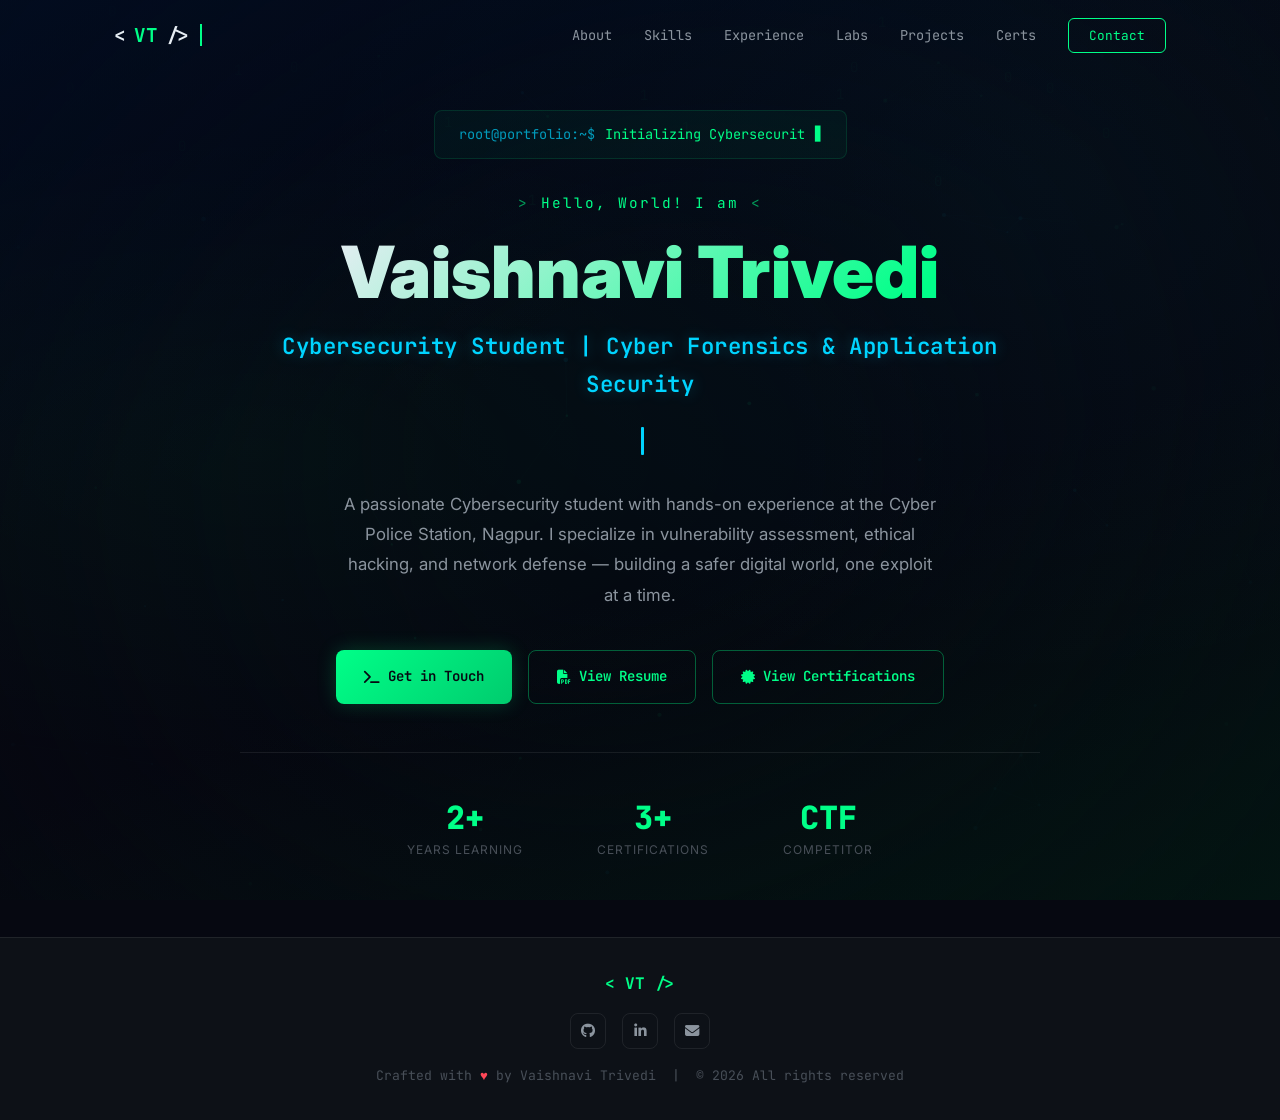
<file: index.html>
<!DOCTYPE html>
<html lang="en">

<head>
  <meta charset="UTF-8" />
  <meta name="viewport" content="width=device-width, initial-scale=1.0" />
  <meta name="description"
    content="Vaishnavi Trivedi, Cybersecurity student and cyber forensics intern: APK malware analysis, application security, UPI fraud detection." />
  <meta name="keywords"
    content="Vaishnavi Trivedi, Cybersecurity, Ethical Hacking, CEH, Cyber Forensics, Application Security, UPI Fraud Detection, APK Malware Analysis, Portfolio" />
  <meta name="author" content="Vaishnavi Trivedi" />
  <meta property="og:title" content="Vaishnavi Trivedi | Cybersecurity Student | Cyber Forensics & Application Security" />
  <meta property="og:description"
    content="Vaishnavi Trivedi, Cybersecurity student and cyber forensics intern: APK malware analysis, application security, UPI fraud detection." />
  <meta property="og:type" content="website" />
  <meta property="og:image" content="profile.png" />
  <title>Vaishnavi Trivedi | Cybersecurity Portfolio</title>
  <link rel="stylesheet" href="style.css" />
  <!-- Font Awesome for icons -->
  <link rel="stylesheet" href="https://cdnjs.cloudflare.com/ajax/libs/font-awesome/6.5.0/css/all.min.css" />
</head>

<body>
  <div id="page-transition"></div>

  <!-- Custom Cursor -->
  <div class="custom-cursor" id="custom-cursor"></div>
  <div class="custom-cursor-trail" id="custom-cursor-trail"></div>

  <!-- Animated Cyber Background -->
  <div class="bg-vignette"></div>
  <canvas id="cyber-matrix"></canvas>

  <!-- ===== NAVBAR ===== -->
  <nav id="navbar">
    <div class="nav-container">
      <a href="index.html" class="nav-logo">
        <span>&lt;</span>VT<span>/&gt;</span>
        <span class="cursor-blink"></span>
      </a>
      <button class="hamburger" id="hamburger" aria-label="Toggle menu">
        <span></span><span></span><span></span>
      </button>
      <ul class="nav-links" id="nav-links">
        <li><a href="about.html">About</a></li>
        <li><a href="skills.html">Skills</a></li>
        <li><a href="experience.html">Experience</a></li>
        <li><a href="labs.html">Labs</a></li>
        <li><a href="projects.html">Projects</a></li>
        <li><a href="certifications.html">Certs</a></li>
        <li><a href="contact.html" class="nav-cta">Contact</a></li>
      </ul>
    </div>
  </nav>

  <!-- ===== HERO ===== -->
  <section id="hero" class="hero-centered">
    <div class="container">
      <div class="hero-content-centered">
        <div class="hero-text-centered">

          <!-- Terminal Init Line -->
          <div class="hero-init-line" id="hero-init">
            <span class="init-prompt">root@portfolio:~$</span>
            <span class="init-text" id="init-text"></span>
            <span class="init-cursor">▊</span>
          </div>

          <!-- Eyebrow -->
          <div class="hero-eyebrow hero-reveal" style="--delay: 0.3s">Hello, World! I am</div>

          <!-- Name -->
          <h1 class="hero-name hero-reveal" style="--delay: 0.5s">Vaishnavi Trivedi</h1>

          <!-- Headline -->
          <div class="hero-headline hero-reveal" style="--delay: 0.6s">Cybersecurity Student | Cyber Forensics &amp; Application Security</div>

          <!-- Typing Animation -->
          <div class="hero-typing-container hero-reveal" style="--delay: 0.7s">
            <span id="typing-text"></span><span class="cursor"></span>
          </div>

          <!-- Description -->
          <p class="hero-desc-centered hero-reveal" style="--delay: 0.9s">
            A passionate Cybersecurity student with hands-on experience at the Cyber Police Station, Nagpur.
            I specialize in vulnerability assessment, ethical hacking, and network defense — building a safer digital
            world, one exploit at a time.
          </p>

          <!-- Buttons -->
          <div class="hero-btns-centered hero-reveal" style="--delay: 1.1s">
            <a href="contact.html" class="btn btn-primary" id="hero-contact-btn">
              <i class="fas fa-terminal"></i> Get in Touch
            </a>
            <a href="VAISHNAVI_TRIVEDI_RESUME-1.pdf" class="btn btn-outline" target="_blank" title="View Resume">
              <i class="fas fa-file-pdf"></i> View Resume
            </a>
            <a href="certifications.html" class="btn btn-outline" id="hero-cert-btn" title="View Certifications">
              <i class="fas fa-certificate"></i> View Certifications
            </a>
          </div>

          <!-- Stats -->
          <div class="hero-stats-centered hero-reveal" style="--delay: 1.3s">
            <div class="stat-item">
              <div class="stat-number" data-target="2" data-suffix="+">2+</div>
              <div class="stat-label">Years Learning</div>
            </div>
            <div class="stat-item">
              <div class="stat-number" data-target="3" data-suffix="+">3+</div>
              <div class="stat-label">Certifications</div>
            </div>
            <div class="stat-item">
              <div class="stat-number">CTF</div>
              <div class="stat-label">Competitor</div>
            </div>
          </div>

        </div>
      </div>
    </div>
  </section>

  <!-- ===== FOOTER ===== -->
  <footer>
    <div class="container">
      <div class="footer-content">
        <div class="footer-logo">&lt; VT /&gt;</div>
        <div class="footer-social">
          <a href="https://github.com/Vaishnavi-07823" target="_blank" rel="noopener" title="GitHub"
            id="footer-github"><i class="fab fa-github"></i></a>
          <a href="https://linkedin.com/in/vaishnavi-trivedi-cyber" target="_blank" rel="noopener" title="LinkedIn"
            id="footer-linkedin"><i class="fab fa-linkedin-in"></i></a>
          <a href="mailto:vaishnavitrivedi240@gmail.com" title="Email" id="footer-email"><i
              class="fas fa-envelope"></i></a>
        </div>
        <div class="footer-text">
          Crafted with <span class="heart">♥</span> by Vaishnavi Trivedi &nbsp;|&nbsp; © 2026 All rights reserved
        </div>
      </div>
    </div>
  </footer>

  <!-- Scroll To Top -->
  <button id="scroll-top" aria-label="Scroll to top" title="Back to top">
    <i class="fas fa-chevron-up"></i>
  </button>

  <script src="script.js"></script>
</body>

</html>
</file>
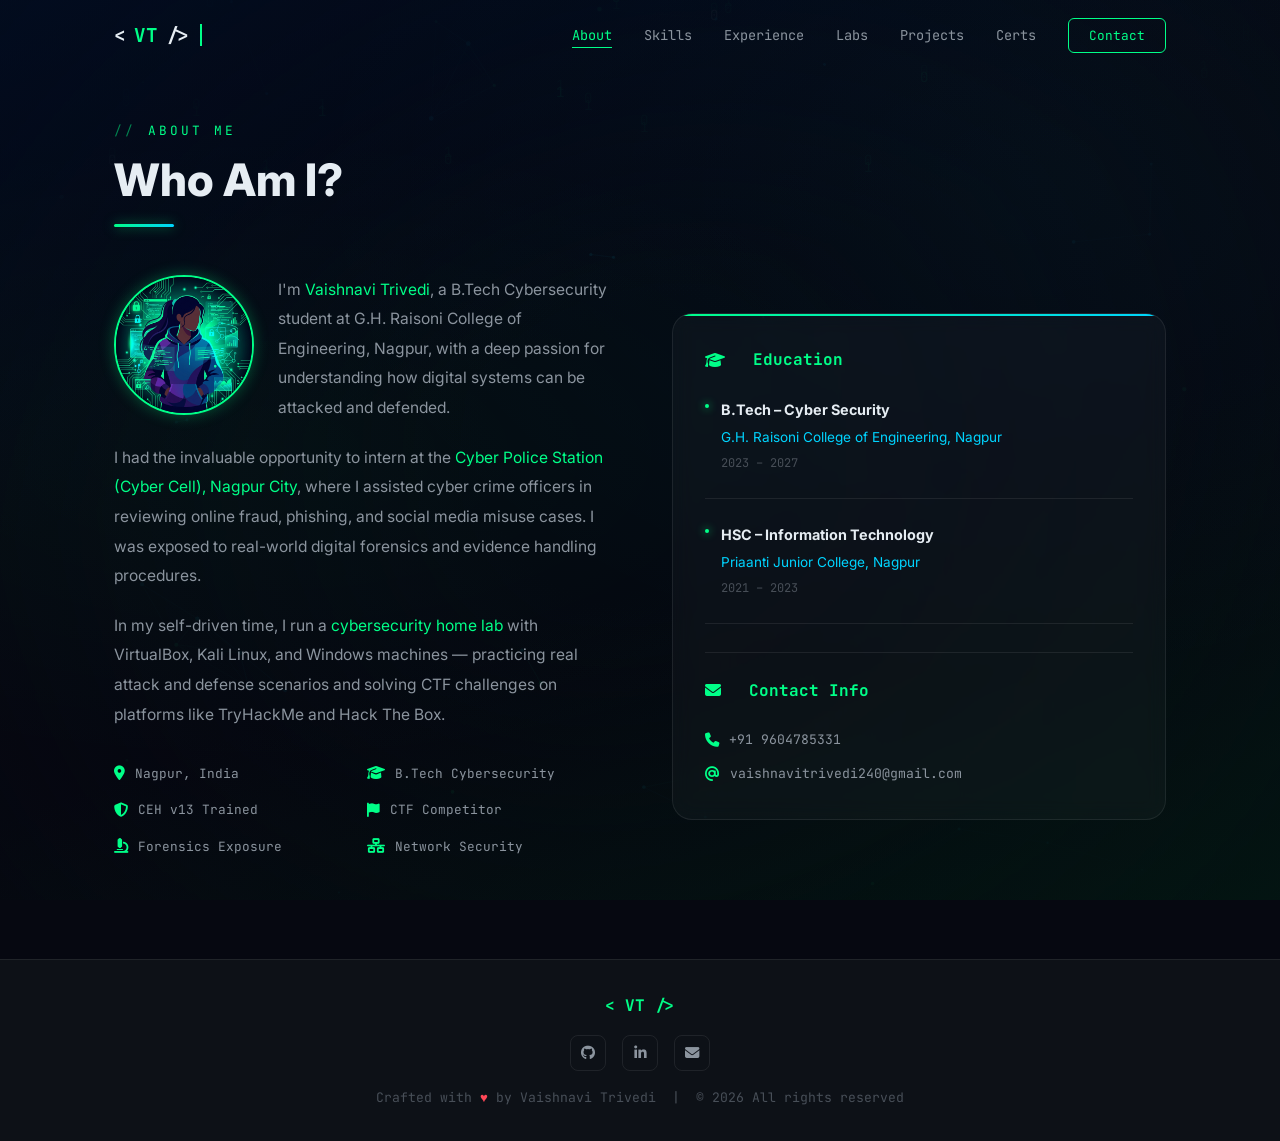
<file: about.html>
<!DOCTYPE html>
<html lang="en">

<head>
  <meta charset="UTF-8" />
  <meta name="viewport" content="width=device-width, initial-scale=1.0" />
  <meta name="description"
    content="Vaishnavi Trivedi, Cybersecurity student and cyber forensics intern: APK malware analysis, application security, UPI fraud detection." />
  <meta name="keywords"
    content="Vaishnavi Trivedi, Cybersecurity, Ethical Hacking, CEH, Cyber Forensics, Application Security, UPI Fraud Detection, APK Malware Analysis, Portfolio" />
  <meta name="author" content="Vaishnavi Trivedi" />
  <meta property="og:title" content="Vaishnavi Trivedi | About Me" />
  <meta property="og:description"
    content="Vaishnavi Trivedi, Cybersecurity student and cyber forensics intern: APK malware analysis, application security, UPI fraud detection." />
  <meta property="og:type" content="website" />
  <meta property="og:image" content="profile.png" />
  <title>Vaishnavi Trivedi | About Me</title>
  <link rel="stylesheet" href="style.css" />
  <!-- Font Awesome for icons -->
  <link rel="stylesheet" href="https://cdnjs.cloudflare.com/ajax/libs/font-awesome/6.5.0/css/all.min.css" />
</head>

<body>
  <div id="page-transition"></div>

  <!-- Animated Cyber Background -->
  <div class="bg-vignette"></div>
  <canvas id="cyber-matrix"></canvas>

  
<!-- ===== NAVBAR ===== -->
  <nav id="navbar">
    <div class="nav-container">
      <a href="index.html" class="nav-logo">
        <span>&lt;</span>VT<span>/&gt;</span>
        <span class="cursor-blink"></span>
      </a>
      <button class="hamburger" id="hamburger" aria-label="Toggle menu">
        <span></span><span></span><span></span>
      </button>
      <ul class="nav-links" id="nav-links">
        <li><a href="about.html">About</a></li>
        <li><a href="skills.html">Skills</a></li>
        <li><a href="experience.html">Experience</a></li>
        <li><a href="labs.html">Labs</a></li>
        <li><a href="projects.html">Projects</a></li>
        <li><a href="certifications.html">Certs</a></li>
        <li><a href="contact.html" class="nav-cta">Contact</a></li>
      </ul>
    </div>
  </nav>

  <!-- ===== HERO ===== -->
<section id="about" class="section">

    <div class="container">
      <div class="reveal">
        <div class="section-label">About Me</div>
        <h2 class="section-title">Who Am I?</h2>
        <div class="line-accent"></div>
      </div>
      <div class="about-grid">
        <div class="about-text reveal">
          <div style="float: left; margin-right: 24px; margin-bottom: 8px;">
            <img src="profile.png" alt="Vaishnavi Trivedi" style="width: 140px; border-radius: 50%; border: 2px solid var(--neon-green); box-shadow: 0 0 15px rgba(0,255,136,0.3);" />
          </div>
          <p>
            I'm <span class="highlight">Vaishnavi Trivedi</span>, a B.Tech Cybersecurity student at
            G.H. Raisoni College of Engineering, Nagpur, with a deep passion for understanding how digital systems
            can be attacked and defended.
          </p>
          <p>
            I had the invaluable opportunity to intern at the <span class="highlight">Cyber Police Station (Cyber Cell),
              Nagpur City</span>,
            where I assisted cyber crime officers in reviewing online fraud, phishing, and social media misuse cases.
            I was exposed to real-world digital forensics and evidence handling procedures.
          </p>
          <p>
            In my self-driven time, I run a <span class="highlight">cybersecurity home lab</span> with VirtualBox, Kali
            Linux, and
            Windows machines — practicing real attack and defense scenarios and solving CTF challenges on platforms like
            TryHackMe and Hack The Box.
          </p>
          <div class="about-highlights">
            <div class="highlight-item"><span class="icon"><i class="fas fa-map-marker-alt"></i></span> Nagpur, India
            </div>
            <div class="highlight-item"><span class="icon"><i class="fas fa-graduation-cap"></i></span> B.Tech
              Cybersecurity</div>
            <div class="highlight-item"><span class="icon"><i class="fas fa-shield-alt"></i></span> CEH v13 Trained
            </div>
            <div class="highlight-item"><span class="icon"><i class="fas fa-flag"></i></span> CTF Competitor</div>
            <div class="highlight-item"><span class="icon"><i class="fas fa-microscope"></i></span> Forensics Exposure
            </div>
            <div class="highlight-item"><span class="icon"><i class="fas fa-network-wired"></i></span> Network Security
            </div>
          </div>
        </div>
        <div class="about-card reveal">
          <h3><i class="fas fa-graduation-cap"></i> &nbsp; Education</h3>
          <div class="edu-item">
            <div class="edu-degree">B.Tech – Cyber Security</div>
            <div class="edu-school">G.H. Raisoni College of Engineering, Nagpur</div>
            <div class="edu-year">2023 – 2027</div>
          </div>
          <div class="edu-item">
            <div class="edu-degree">HSC – Information Technology</div>
            <div class="edu-school">Priaanti Junior College, Nagpur</div>
            <div class="edu-year">2021 – 2023</div>
          </div>
          <div style="margin-top: 28px; padding-top: 24px; border-top: 1px solid var(--border);">
            <h3><i class="fas fa-envelope"></i> &nbsp; Contact Info</h3>
            <div style="display: flex; flex-direction: column; gap: 10px; margin-top: 12px;">
              <div class="highlight-item" style="font-size: 0.82rem;">
                <span class="icon"><i class="fas fa-phone"></i></span>
                <a href="tel:9604785331" style="color: var(--text-secondary); text-decoration: none;">+91 9604785331</a>
              </div>
              <div class="highlight-item" style="font-size: 0.82rem;">
                <span class="icon"><i class="fas fa-at"></i></span>
                <a href="mailto:vaishnavitrivedi240@gmail.com"
                  style="color: var(--text-secondary); text-decoration: none;">vaishnavitrivedi240@gmail.com</a>
              </div>
            </div>
          </div>
        </div>
      </div>
    </div>
  
</section>
<!-- ===== FOOTER ===== -->
  <footer>
    <div class="container">
      <div class="footer-content">
        <div class="footer-logo">&lt; VT /&gt;</div>
        <div class="footer-social">
          <a href="https://github.com/Vaishnavi-07823" target="_blank" rel="noopener" title="GitHub"
            id="footer-github"><i class="fab fa-github"></i></a>
          <a href="https://linkedin.com/in/vaishnavi-trivedi-cyber" target="_blank" rel="noopener" title="LinkedIn"
            id="footer-linkedin"><i class="fab fa-linkedin-in"></i></a>
          <a href="mailto:vaishnavitrivedi240@gmail.com" title="Email" id="footer-email"><i
              class="fas fa-envelope"></i></a>
        </div>
        <div class="footer-text">
          Crafted with <span class="heart">♥</span> by Vaishnavi Trivedi &nbsp;|&nbsp; © 2026 All rights reserved
        </div>
      </div>
    </div>
  </footer>

  <!-- Scroll To Top -->
  <button id="scroll-top" aria-label="Scroll to top" title="Back to top">
    <i class="fas fa-chevron-up"></i>
  </button>

  <script src="script.js"></script>
</body>

</html>
</file>
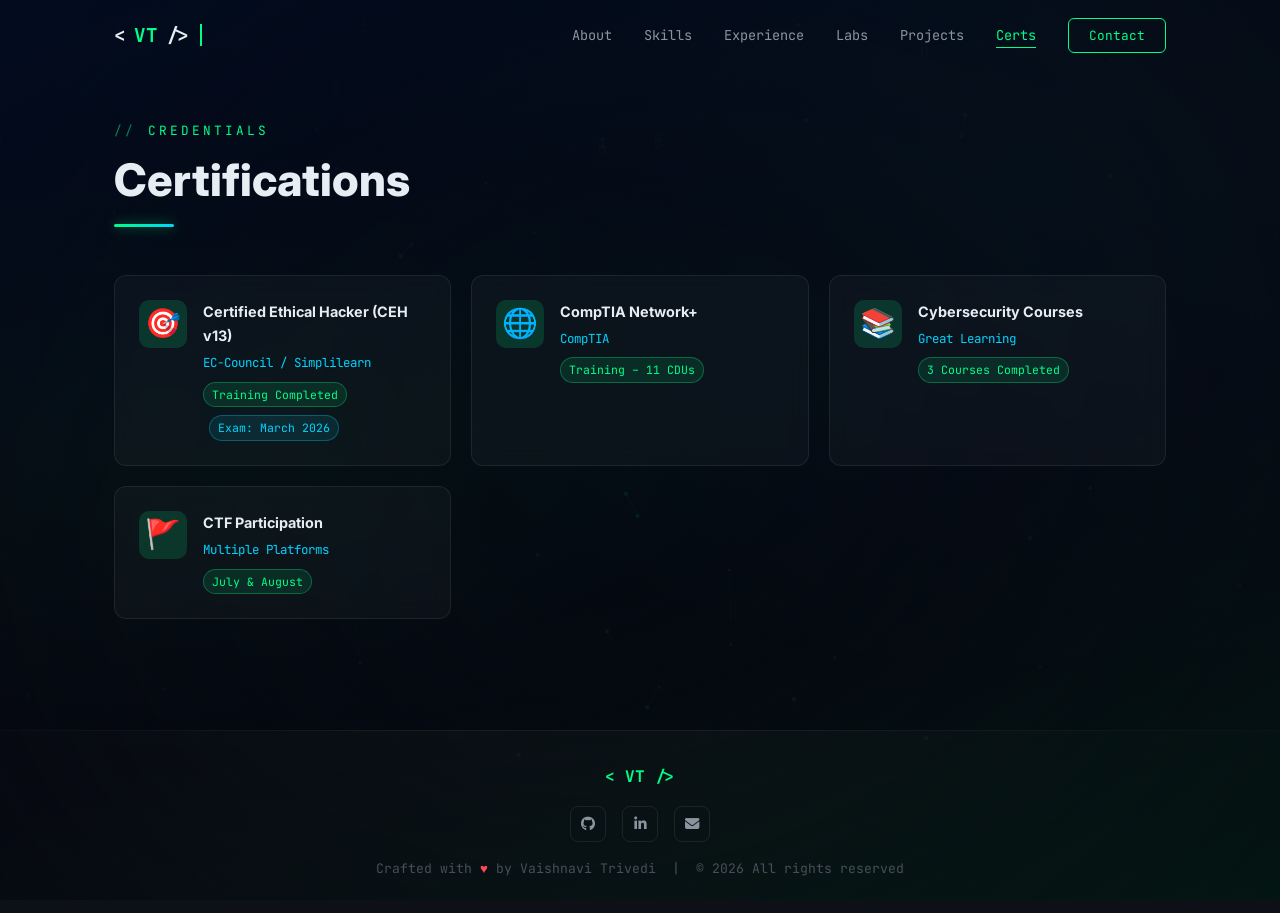
<file: certifications.html>
<!DOCTYPE html>
<html lang="en">

<head>
  <meta charset="UTF-8" />
  <meta name="viewport" content="width=device-width, initial-scale=1.0" />
  <meta name="description"
    content="Vaishnavi Trivedi, Cybersecurity student and cyber forensics intern: APK malware analysis, application security, UPI fraud detection." />
  <meta name="keywords"
    content="Vaishnavi Trivedi, Cybersecurity, Ethical Hacking, CEH, Cyber Forensics, Application Security, UPI Fraud Detection, APK Malware Analysis, Portfolio, Certifications" />
  <meta name="author" content="Vaishnavi Trivedi" />
  <meta property="og:title" content="Vaishnavi Trivedi | Certifications" />
  <meta property="og:description"
    content="Vaishnavi Trivedi, Cybersecurity student and cyber forensics intern: APK malware analysis, application security, UPI fraud detection." />
  <meta property="og:type" content="website" />
  <meta property="og:image" content="profile.png" />
  <title>Vaishnavi Trivedi | Certifications</title>
  <link rel="stylesheet" href="style.css" />
  <!-- Font Awesome for icons -->
  <link rel="stylesheet" href="https://cdnjs.cloudflare.com/ajax/libs/font-awesome/6.5.0/css/all.min.css" />
</head>

<body>
  <div id="page-transition"></div>

  <!-- Animated Cyber Background -->
  <div class="bg-vignette"></div>
  <canvas id="cyber-matrix"></canvas>

  
<!-- ===== NAVBAR ===== -->
  <nav id="navbar">
    <div class="nav-container">
      <a href="index.html" class="nav-logo">
        <span>&lt;</span>VT<span>/&gt;</span>
        <span class="cursor-blink"></span>
      </a>
      <button class="hamburger" id="hamburger" aria-label="Toggle menu">
        <span></span><span></span><span></span>
      </button>
      <ul class="nav-links" id="nav-links">
        <li><a href="about.html">About</a></li>
        <li><a href="skills.html">Skills</a></li>
        <li><a href="experience.html">Experience</a></li>
        <li><a href="labs.html">Labs</a></li>
        <li><a href="projects.html">Projects</a></li>
        <li><a href="certifications.html">Certs</a></li>
        <li><a href="contact.html" class="nav-cta">Contact</a></li>
      </ul>
    </div>
  </nav>

  <!-- ===== HERO ===== -->
<section id="certifications" class="section">

    <div class="container">
      <div class="reveal">
        <div class="section-label">Credentials</div>
        <h2 class="section-title">Certifications</h2>
        <div class="line-accent"></div>
      </div>
      <div class="certs-grid">
        <div class="cert-card reveal">
          <div class="cert-icon">🎯</div>
          <div class="cert-info">
            <div class="cert-name">Certified Ethical Hacker (CEH v13)</div>
            <div class="cert-issuer">EC-Council / Simplilearn</div>
            <span class="cert-status completed">Training Completed</span>
            <span class="cert-status scheduled" style="margin-left: 6px;">Exam: March 2026</span>
          </div>
        </div>
        <div class="cert-card reveal">
          <div class="cert-icon">🌐</div>
          <div class="cert-info">
            <div class="cert-name">CompTIA Network+</div>
            <div class="cert-issuer">CompTIA</div>
            <span class="cert-status completed">Training – 11 CDUs</span>
          </div>
        </div>
        <div class="cert-card reveal">
          <div class="cert-icon">📚</div>
          <div class="cert-info">
            <div class="cert-name">Cybersecurity Courses</div>
            <div class="cert-issuer">Great Learning</div>
            <span class="cert-status completed">3 Courses Completed</span>
          </div>
        </div>
        <div class="cert-card reveal">
          <div class="cert-icon">🚩</div>
          <div class="cert-info">
            <div class="cert-name">CTF Participation</div>
            <div class="cert-issuer">Multiple Platforms</div>
            <span class="cert-status completed">July & August</span>
          </div>
        </div>
      </div>
    </div>
  
</section>
<!-- ===== FOOTER ===== -->
  <footer>
    <div class="container">
      <div class="footer-content">
        <div class="footer-logo">&lt; VT /&gt;</div>
        <div class="footer-social">
          <a href="https://github.com/Vaishnavi-07823" target="_blank" rel="noopener" title="GitHub"
            id="footer-github"><i class="fab fa-github"></i></a>
          <a href="https://linkedin.com/in/vaishnavi-trivedi-cyber" target="_blank" rel="noopener" title="LinkedIn"
            id="footer-linkedin"><i class="fab fa-linkedin-in"></i></a>
          <a href="mailto:vaishnavitrivedi240@gmail.com" title="Email" id="footer-email"><i
              class="fas fa-envelope"></i></a>
        </div>
        <div class="footer-text">
          Crafted with <span class="heart">♥</span> by Vaishnavi Trivedi &nbsp;|&nbsp; © 2026 All rights reserved
        </div>
      </div>
    </div>
  </footer>

  <!-- Scroll To Top -->
  <button id="scroll-top" aria-label="Scroll to top" title="Back to top">
    <i class="fas fa-chevron-up"></i>
  </button>

  <script src="script.js"></script>
</body>

</html>
</file>
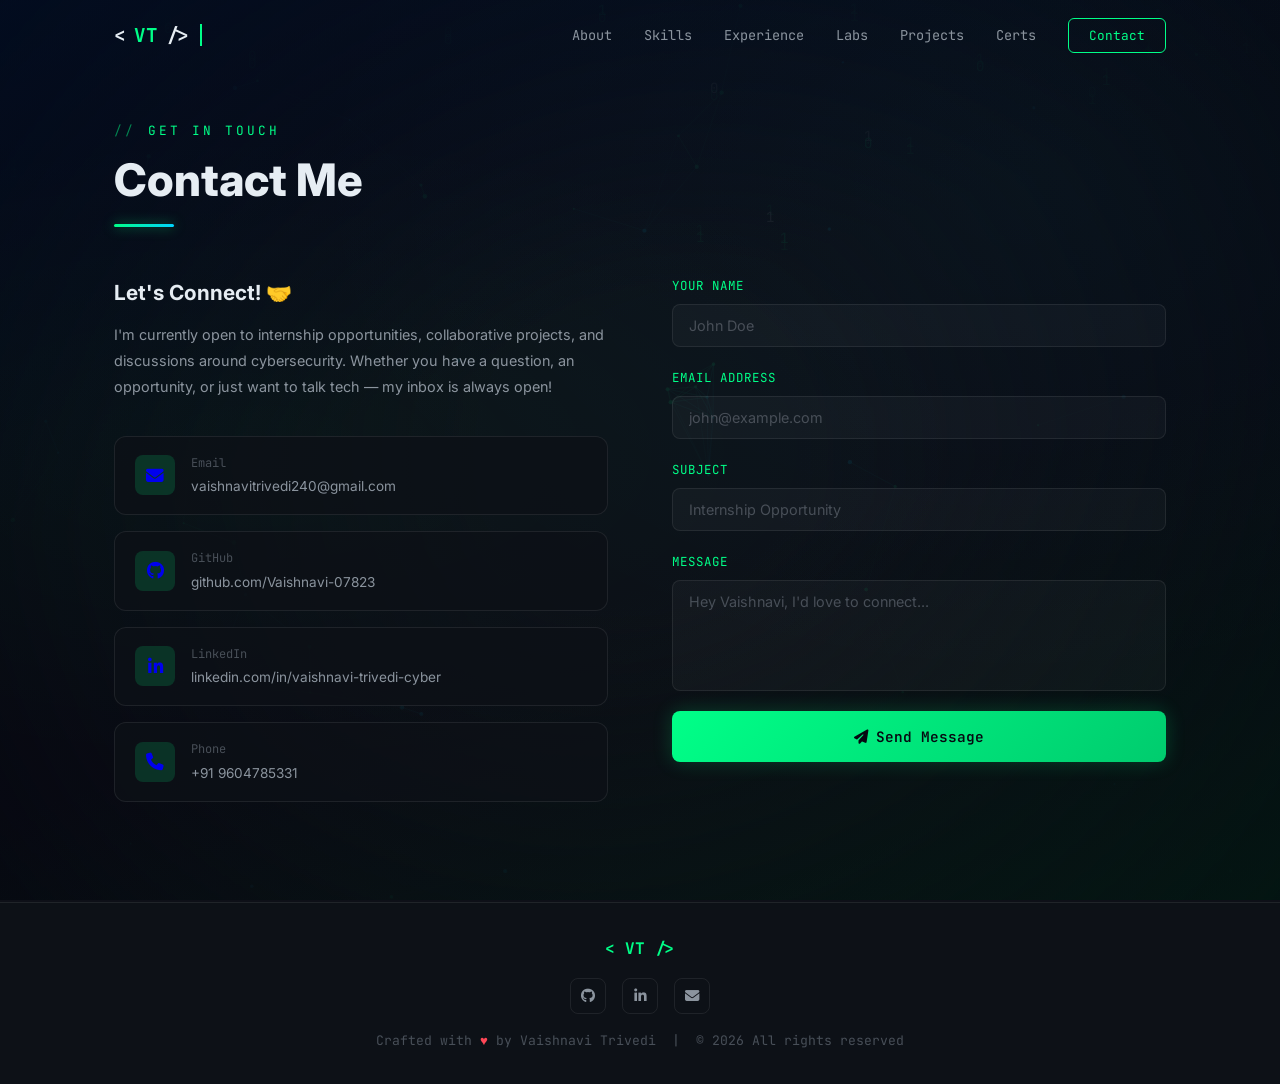
<file: contact.html>
<!DOCTYPE html>
<html lang="en">

<head>
  <meta charset="UTF-8" />
  <meta name="viewport" content="width=device-width, initial-scale=1.0" />
  <meta name="description"
    content="Vaishnavi Trivedi, Cybersecurity student and cyber forensics intern: APK malware analysis, application security, UPI fraud detection." />
  <meta name="keywords"
    content="Vaishnavi Trivedi, Cybersecurity, Ethical Hacking, CEH, Cyber Forensics, Application Security, UPI Fraud Detection, APK Malware Analysis, Portfolio" />
  <meta name="author" content="Vaishnavi Trivedi" />
  <meta property="og:title" content="Vaishnavi Trivedi | Contact" />
  <meta property="og:description"
    content="Vaishnavi Trivedi, Cybersecurity student and cyber forensics intern: APK malware analysis, application security, UPI fraud detection." />
  <meta property="og:type" content="website" />
  <meta property="og:image" content="profile.png" />
  <title>Vaishnavi Trivedi | Contact</title>
  <link rel="stylesheet" href="style.css" />
  <!-- Font Awesome for icons -->
  <link rel="stylesheet" href="https://cdnjs.cloudflare.com/ajax/libs/font-awesome/6.5.0/css/all.min.css" />
</head>

<body>
  <div id="page-transition"></div>

  <!-- Animated Cyber Background -->
  <div class="bg-vignette"></div>
  <canvas id="cyber-matrix"></canvas>

  
<!-- ===== NAVBAR ===== -->
  <nav id="navbar">
    <div class="nav-container">
      <a href="index.html" class="nav-logo">
        <span>&lt;</span>VT<span>/&gt;</span>
        <span class="cursor-blink"></span>
      </a>
      <button class="hamburger" id="hamburger" aria-label="Toggle menu">
        <span></span><span></span><span></span>
      </button>
      <ul class="nav-links" id="nav-links">
        <li><a href="about.html">About</a></li>
        <li><a href="skills.html">Skills</a></li>
        <li><a href="experience.html">Experience</a></li>
        <li><a href="labs.html">Labs</a></li>
        <li><a href="projects.html">Projects</a></li>
        <li><a href="certifications.html">Certs</a></li>
        <li><a href="contact.html" class="nav-cta">Contact</a></li>
      </ul>
    </div>
  </nav>

  <!-- ===== HERO ===== -->
<section id="contact" class="section">

    <div class="container">
      <div class="reveal">
        <div class="section-label">Get In Touch</div>
        <h2 class="section-title">Contact Me</h2>
        <div class="line-accent"></div>
      </div>
      <div class="contact-grid">
        <div class="reveal">
          <div class="contact-info-title">Let's Connect! 🤝</div>
          <div class="contact-info-desc">
            I'm currently open to internship opportunities, collaborative projects, and discussions around
            cybersecurity.
            Whether you have a question, an opportunity, or just want to talk tech — my inbox is always open!
          </div>
          <div class="contact-links">
            <a href="mailto:vaishnavitrivedi240@gmail.com" class="contact-link" id="email-link">
              <div class="contact-link-icon"><i class="fas fa-envelope"></i></div>
              <div class="contact-link-text">
                <span class="contact-link-label">Email</span>
                vaishnavitrivedi240@gmail.com
              </div>
            </a>
            <a href="https://github.com/Vaishnavi-07823" target="_blank" rel="noopener" class="contact-link"
              id="github-link">
              <div class="contact-link-icon"><i class="fab fa-github"></i></div>
              <div class="contact-link-text">
                <span class="contact-link-label">GitHub</span>
                github.com/Vaishnavi-07823
              </div>
            </a>
            <a href="https://linkedin.com/in/vaishnavi-trivedi-cyber" target="_blank" rel="noopener"
              class="contact-link" id="linkedin-link">
              <div class="contact-link-icon"><i class="fab fa-linkedin-in"></i></div>
              <div class="contact-link-text">
                <span class="contact-link-label">LinkedIn</span>
                linkedin.com/in/vaishnavi-trivedi-cyber
              </div>
            </a>
            <a href="tel:9604785331" class="contact-link" id="phone-link">
              <div class="contact-link-icon"><i class="fas fa-phone"></i></div>
              <div class="contact-link-text">
                <span class="contact-link-label">Phone</span>
                +91 9604785331
              </div>
            </a>
          </div>
        </div>
        <div class="reveal">
          <form class="contact-form" id="contact-form">
            <div class="form-group">
              <label for="name">YOUR NAME</label>
              <input type="text" id="name" name="name" placeholder="John Doe" required />
            </div>
            <div class="form-group">
              <label for="email">EMAIL ADDRESS</label>
              <input type="email" id="email" name="email" placeholder="john@example.com" required />
            </div>
            <div class="form-group">
              <label for="subject">SUBJECT</label>
              <input type="text" id="subject" name="subject" placeholder="Internship Opportunity" required />
            </div>
            <div class="form-group">
              <label for="message">MESSAGE</label>
              <textarea id="message" name="message" rows="5" placeholder="Hey Vaishnavi, I'd love to connect..."
                required></textarea>
            </div>
            <button type="submit" class="btn btn-primary btn-submit" id="submit-btn">
              <i class="fas fa-paper-plane"></i> Send Message
            </button>
          </form>
        </div>
      </div>
    </div>
  
</section>
<!-- ===== FOOTER ===== -->
  <footer>
    <div class="container">
      <div class="footer-content">
        <div class="footer-logo">&lt; VT /&gt;</div>
        <div class="footer-social">
          <a href="https://github.com/Vaishnavi-07823" target="_blank" rel="noopener" title="GitHub"
            id="footer-github"><i class="fab fa-github"></i></a>
          <a href="https://linkedin.com/in/vaishnavi-trivedi-cyber" target="_blank" rel="noopener" title="LinkedIn"
            id="footer-linkedin"><i class="fab fa-linkedin-in"></i></a>
          <a href="mailto:vaishnavitrivedi240@gmail.com" title="Email" id="footer-email"><i
              class="fas fa-envelope"></i></a>
        </div>
        <div class="footer-text">
          Crafted with <span class="heart">♥</span> by Vaishnavi Trivedi &nbsp;|&nbsp; © 2026 All rights reserved
        </div>
      </div>
    </div>
  </footer>

  <!-- Scroll To Top -->
  <button id="scroll-top" aria-label="Scroll to top" title="Back to top">
    <i class="fas fa-chevron-up"></i>
  </button>

  <script src="script.js"></script>
</body>

</html>
</file>
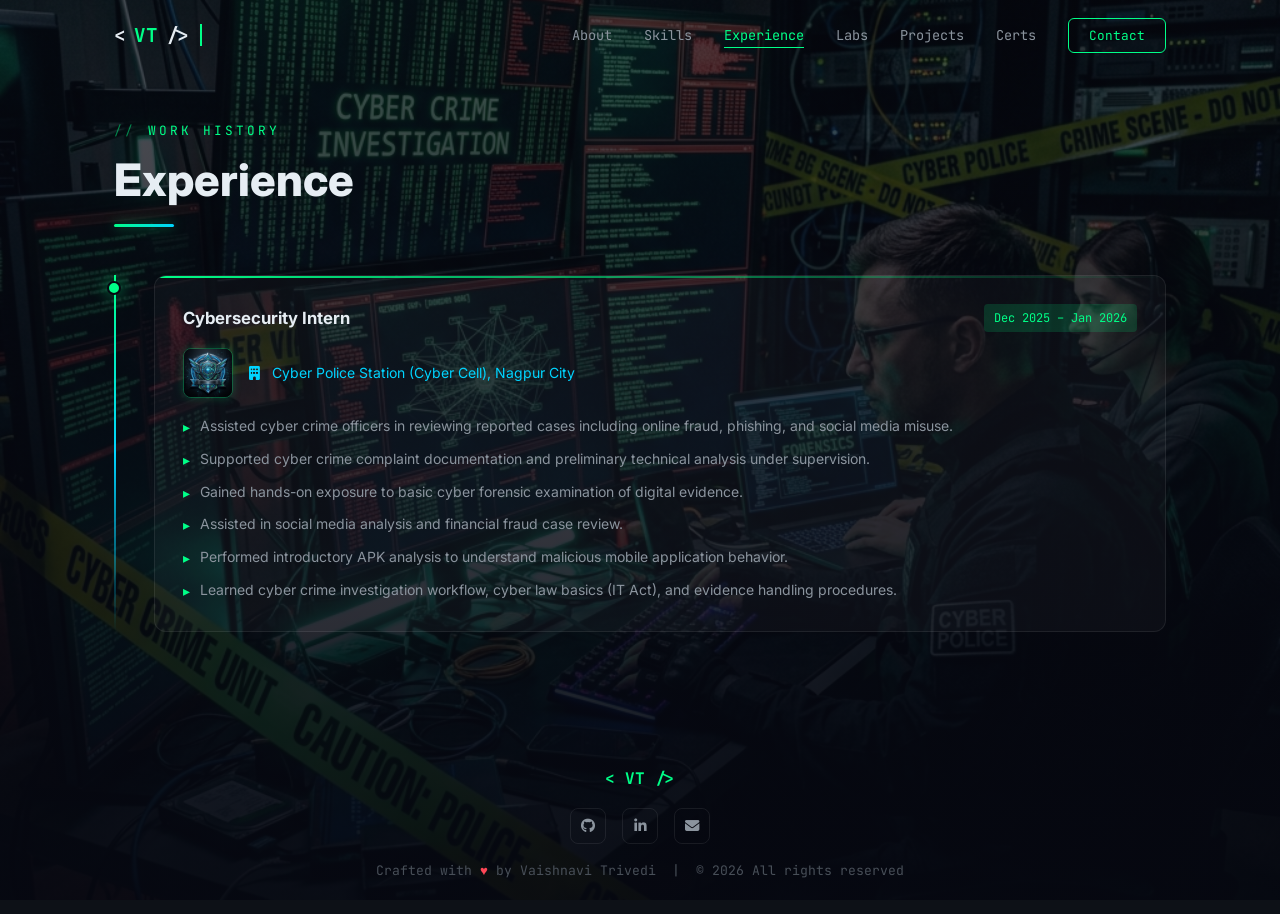
<file: experience.html>
<!DOCTYPE html>
<html lang="en">
<head>
  <meta charset="UTF-8" />
  <meta name="viewport" content="width=device-width, initial-scale=1.0" />
  <meta name="description"
    content="Vaishnavi Trivedi, Cybersecurity student and cyber forensics intern: APK malware analysis, application security, UPI fraud detection." />
  <meta name="keywords"
    content="Vaishnavi Trivedi, Cybersecurity, Ethical Hacking, CEH, Cyber Forensics, Application Security, UPI Fraud Detection, APK Malware Analysis, Portfolio, Experience" />
  <meta name="author" content="Vaishnavi Trivedi" />
  <meta property="og:title" content="Vaishnavi Trivedi | Experience" />
  <meta property="og:description"
    content="Vaishnavi Trivedi, Cybersecurity student and cyber forensics intern: APK malware analysis, application security, UPI fraud detection." />
  <meta property="og:type" content="website" />
  <meta property="og:image" content="profile.png" />
  <title>Vaishnavi Trivedi | Experience</title>
  <link rel="stylesheet" href="style.css" />
  <!-- Font Awesome for icons -->
  <link rel="stylesheet" href="https://cdnjs.cloudflare.com/ajax/libs/font-awesome/6.5.0/css/all.min.css" />
</head>

<body>
  <div id="page-transition"></div>

  <!-- Animated Cyber Background -->
  <div class="bg-crime-scene"></div>
  <canvas id="cyber-matrix"></canvas>

  
<!-- ===== NAVBAR ===== -->
  <nav id="navbar">
    <div class="nav-container">
      <a href="index.html" class="nav-logo">
        <span>&lt;</span>VT<span>/&gt;</span>
        <span class="cursor-blink"></span>
      </a>
      <button class="hamburger" id="hamburger" aria-label="Toggle menu">
        <span></span><span></span><span></span>
      </button>
      <ul class="nav-links" id="nav-links">
        <li><a href="about.html">About</a></li>
        <li><a href="skills.html">Skills</a></li>
        <li><a href="experience.html">Experience</a></li>
        <li><a href="labs.html">Labs</a></li>
        <li><a href="projects.html">Projects</a></li>
        <li><a href="certifications.html">Certs</a></li>
        <li><a href="contact.html" class="nav-cta">Contact</a></li>
      </ul>
    </div>
  </nav>

  <!-- ===== HERO ===== -->
<section id="experience" class="section">

    <div class="container">
      <div class="reveal">
        <div class="section-label">Work History</div>
        <h2 class="section-title">Experience</h2>
        <div class="line-accent"></div>
      </div>
      <div class="timeline">
        <div class="timeline-item reveal">
          <div class="timeline-dot"></div>
          <div class="timeline-card">
            <div class="timeline-header">
              <div class="timeline-title">Cybersecurity Intern</div>
              <div class="timeline-date">Dec 2025 – Jan 2026</div>
            </div>
            <div class="company-wrap">
              <img src="cyber_cell_logo.png" alt="Cyber Cell Logo" class="experience-logo" />
              <div class="timeline-company">
                <i class="fas fa-building"></i> &nbsp; Cyber Police Station (Cyber Cell), Nagpur City
              </div>
            </div>
            <ul class="timeline-list">
              <li>Assisted cyber crime officers in reviewing reported cases including online fraud, phishing, and social
                media misuse.</li>
              <li>Supported cyber crime complaint documentation and preliminary technical analysis under supervision.
              </li>
              <li>Gained hands-on exposure to basic cyber forensic examination of digital evidence.</li>
              <li>Assisted in social media analysis and financial fraud case review.</li>
              <li>Performed introductory APK analysis to understand malicious mobile application behavior.</li>
              <li>Learned cyber crime investigation workflow, cyber law basics (IT Act), and evidence handling
                procedures.</li>
            </ul>
          </div>
        </div>
      </div>
    </div>
  
</section>
<!-- ===== FOOTER ===== -->
  <footer>
    <div class="container">
      <div class="footer-content">
        <div class="footer-logo">&lt; VT /&gt;</div>
        <div class="footer-social">
          <a href="https://github.com/Vaishnavi-07823" target="_blank" rel="noopener" title="GitHub"
            id="footer-github"><i class="fab fa-github"></i></a>
          <a href="https://linkedin.com/in/vaishnavi-trivedi-cyber" target="_blank" rel="noopener" title="LinkedIn"
            id="footer-linkedin"><i class="fab fa-linkedin-in"></i></a>
          <a href="mailto:vaishnavitrivedi240@gmail.com" title="Email" id="footer-email"><i
              class="fas fa-envelope"></i></a>
        </div>
        <div class="footer-text">
          Crafted with <span class="heart">♥</span> by Vaishnavi Trivedi &nbsp;|&nbsp; © 2026 All rights reserved
        </div>
      </div>
    </div>
  </footer>

  <!-- Scroll To Top -->
  <button id="scroll-top" aria-label="Scroll to top" title="Back to top">
    <i class="fas fa-chevron-up"></i>
  </button>

  <script src="script.js"></script>
</body>

</html>
</file>
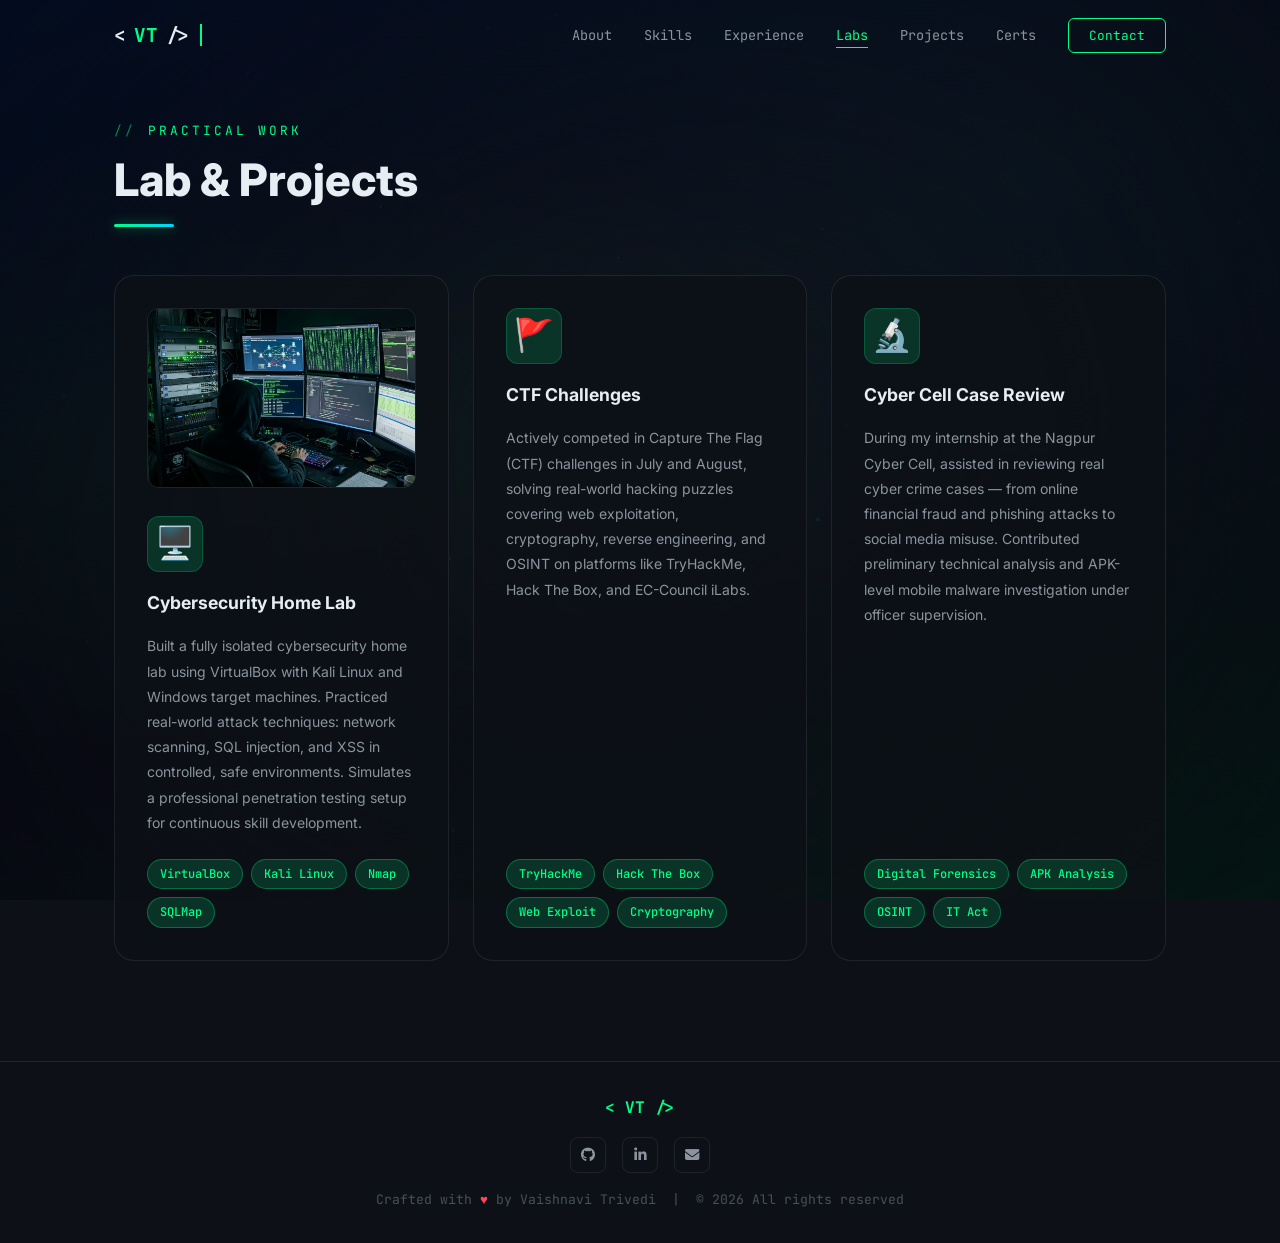
<file: labs.html>
<!DOCTYPE html>
<html lang="en">

<head>
  <meta charset="UTF-8" />
  <meta name="viewport" content="width=device-width, initial-scale=1.0" />
  <meta name="description"
    content="Vaishnavi Trivedi, Cybersecurity student and cyber forensics intern: APK malware analysis, application security, UPI fraud detection." />
  <meta name="keywords"
    content="Vaishnavi Trivedi, Cybersecurity, Ethical Hacking, CEH, Cyber Forensics, Application Security, UPI Fraud Detection, APK Malware Analysis, Portfolio, Labs" />
  <meta name="author" content="Vaishnavi Trivedi" />
  <meta property="og:title" content="Vaishnavi Trivedi | Practical Labs" />
  <meta property="og:description"
    content="Vaishnavi Trivedi, Cybersecurity student and cyber forensics intern: APK malware analysis, application security, UPI fraud detection." />
  <meta property="og:type" content="website" />
  <meta property="og:image" content="profile.png" />
  <title>Vaishnavi Trivedi | Practical Labs</title>
  <link rel="stylesheet" href="style.css" />
  <!-- Font Awesome for icons -->
  <link rel="stylesheet" href="https://cdnjs.cloudflare.com/ajax/libs/font-awesome/6.5.0/css/all.min.css" />
</head>

<body>
  <div id="page-transition"></div>

  <!-- Animated Cyber Background -->
  <div class="bg-vignette"></div>
  <canvas id="cyber-matrix"></canvas>

  <!-- ===== NAVBAR ===== -->
  <nav id="navbar">
    <div class="nav-container">
      <a href="index.html" class="nav-logo">
        <span>&lt;</span>VT<span>/&gt;</span>
        <span class="cursor-blink"></span>
      </a>
      <button class="hamburger" id="hamburger" aria-label="Toggle menu">
        <span></span><span></span><span></span>
      </button>
      <ul class="nav-links" id="nav-links">
        <li><a href="about.html">About</a></li>
        <li><a href="skills.html">Skills</a></li>
        <li><a href="experience.html">Experience</a></li>
        <li><a href="labs.html">Labs</a></li>
        <li><a href="projects.html">Projects</a></li>
        <li><a href="certifications.html">Certs</a></li>
        <li><a href="contact.html" class="nav-cta">Contact</a></li>
      </ul>
    </div>
  </nav>

  <!-- ===== LAB / PROJECTS ===== -->
  <section id="projects" class="section">
    <div class="container">
      <div class="reveal">
        <div class="section-label">Practical Work</div>
        <h2 class="section-title">Lab & Projects</h2>
        <div class="line-accent"></div>
      </div>
      <div class="projects-grid">
        <div class="project-card reveal">
          <img src="hacker_lab.png" alt="Hacker Lab" class="project-card-image" />
          <div class="project-icon">🖥️</div>
          <div class="project-title">Cybersecurity Home Lab</div>
          <div class="project-desc">
            Built a fully isolated cybersecurity home lab using VirtualBox with Kali Linux and Windows target machines.
            Practiced real-world attack techniques: network scanning, SQL injection, and XSS in controlled, safe
            environments.
            Simulates a professional penetration testing setup for continuous skill development.
          </div>
          <div class="project-tags">
            <span class="tag">VirtualBox</span>
            <span class="tag">Kali Linux</span>
            <span class="tag">Nmap</span>
            <span class="tag">SQLMap</span>
          </div>
        </div>
        <div class="project-card reveal">
          <div class="project-icon">🚩</div>
          <div class="project-title">CTF Challenges</div>
          <div class="project-desc">
            Actively competed in Capture The Flag (CTF) challenges in July and August, solving real-world hacking
            puzzles covering web exploitation, cryptography, reverse engineering, and OSINT on platforms like
            TryHackMe, Hack The Box, and EC-Council iLabs.
          </div>
          <div class="project-tags">
            <span class="tag">TryHackMe</span>
            <span class="tag">Hack The Box</span>
            <span class="tag">Web Exploit</span>
            <span class="tag">Cryptography</span>
          </div>
        </div>
        <div class="project-card reveal">
          <div class="project-icon">🔬</div>
          <div class="project-title">Cyber Cell Case Review</div>
          <div class="project-desc">
            During my internship at the Nagpur Cyber Cell, assisted in reviewing real cyber crime cases — from online
            financial
            fraud and phishing attacks to social media misuse. Contributed preliminary technical analysis and APK-level
            mobile malware investigation under officer supervision.
          </div>
          <div class="project-tags">
            <span class="tag">Digital Forensics</span>
            <span class="tag">APK Analysis</span>
            <span class="tag">OSINT</span>
            <span class="tag">IT Act</span>
          </div>
        </div>
      </div>
    </div>
  </section>

  <!-- ===== FOOTER ===== -->
  <footer>
    <div class="container">
      <div class="footer-content">
        <div class="footer-logo">&lt; VT /&gt;</div>
        <div class="footer-social">
          <a href="https://github.com/Vaishnavi-07823" target="_blank" rel="noopener" title="GitHub"
            id="footer-github"><i class="fab fa-github"></i></a>
          <a href="https://linkedin.com/in/vaishnavi-trivedi-cyber" target="_blank" rel="noopener" title="LinkedIn"
            id="footer-linkedin"><i class="fab fa-linkedin-in"></i></a>
          <a href="mailto:vaishnavitrivedi240@gmail.com" title="Email" id="footer-email"><i
              class="fas fa-envelope"></i></a>
        </div>
        <div class="footer-text">
          Crafted with <span class="heart">♥</span> by Vaishnavi Trivedi &nbsp;|&nbsp; © 2026 All rights reserved
        </div>
      </div>
    </div>
  </footer>

  <!-- Scroll To Top -->
  <button id="scroll-top" aria-label="Scroll to top" title="Back to top">
    <i class="fas fa-chevron-up"></i>
  </button>

  <script src="script.js"></script>
</body>

</html>
</file>
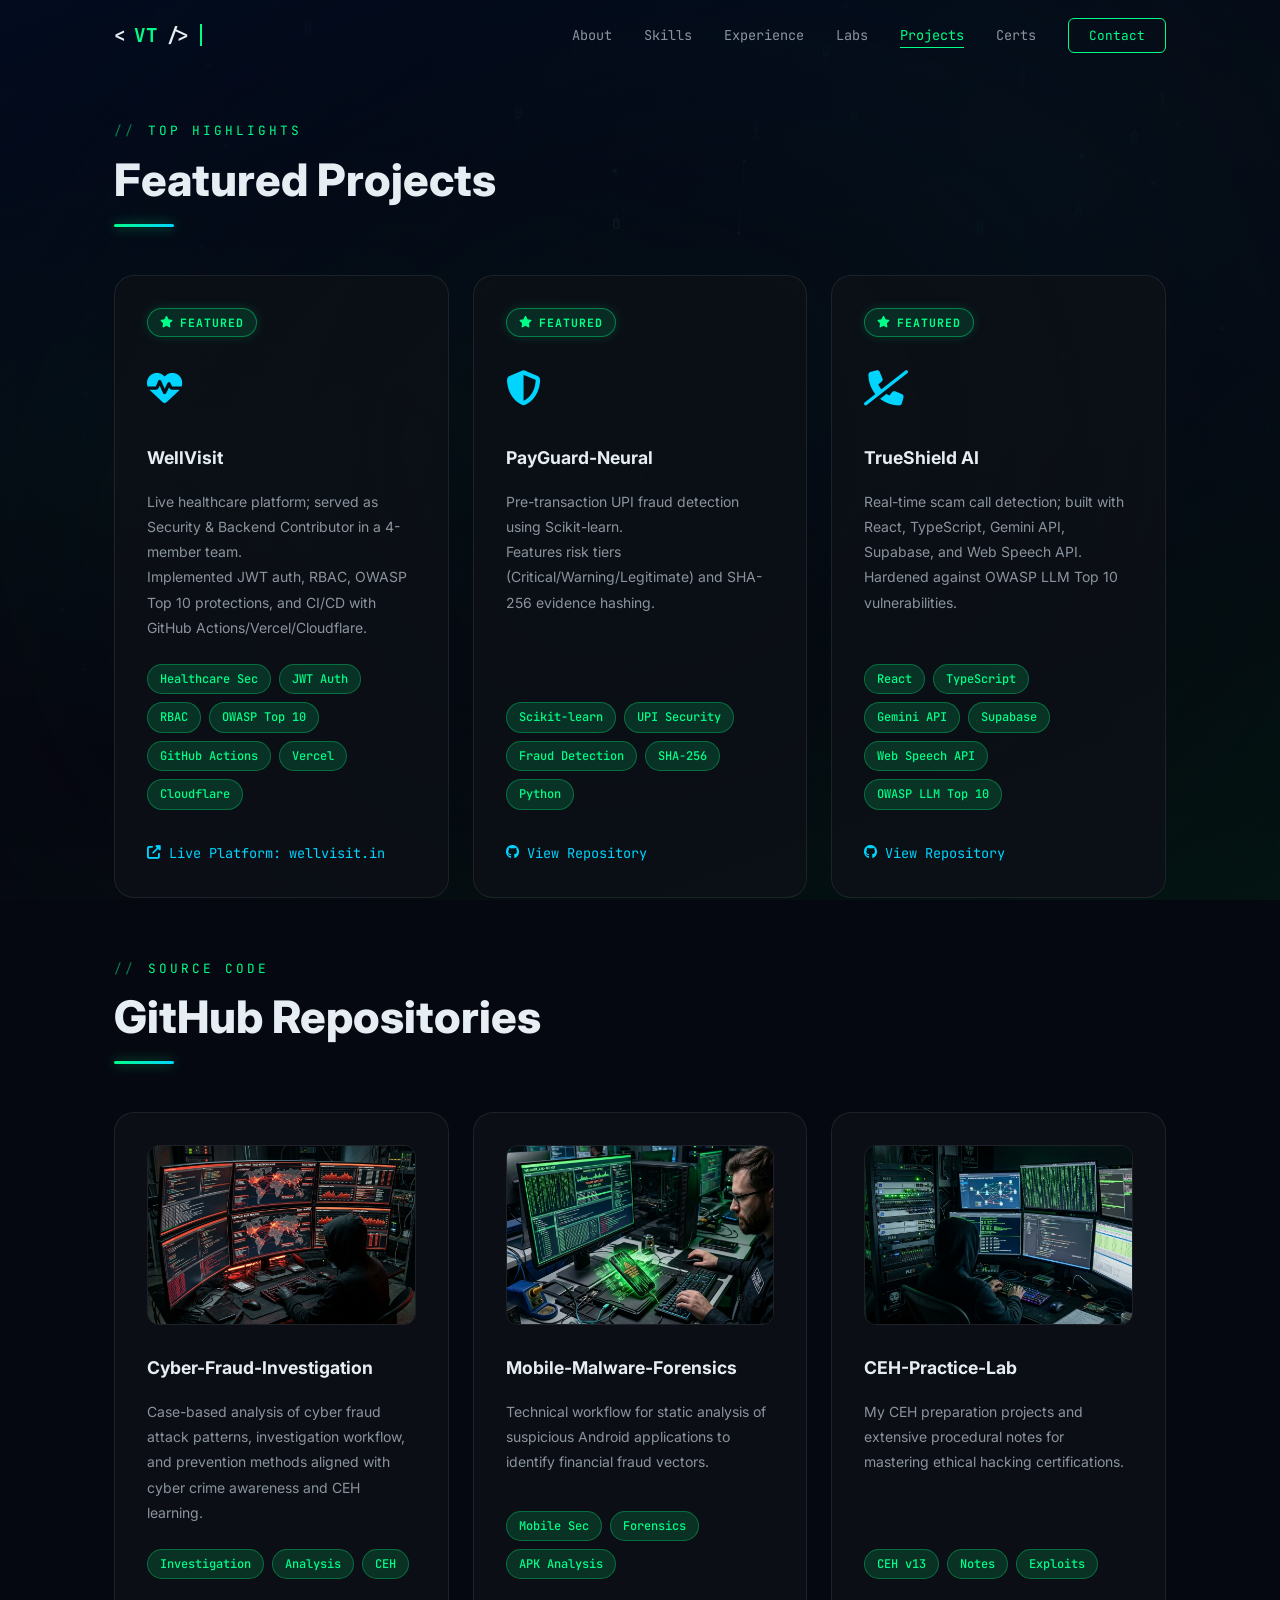
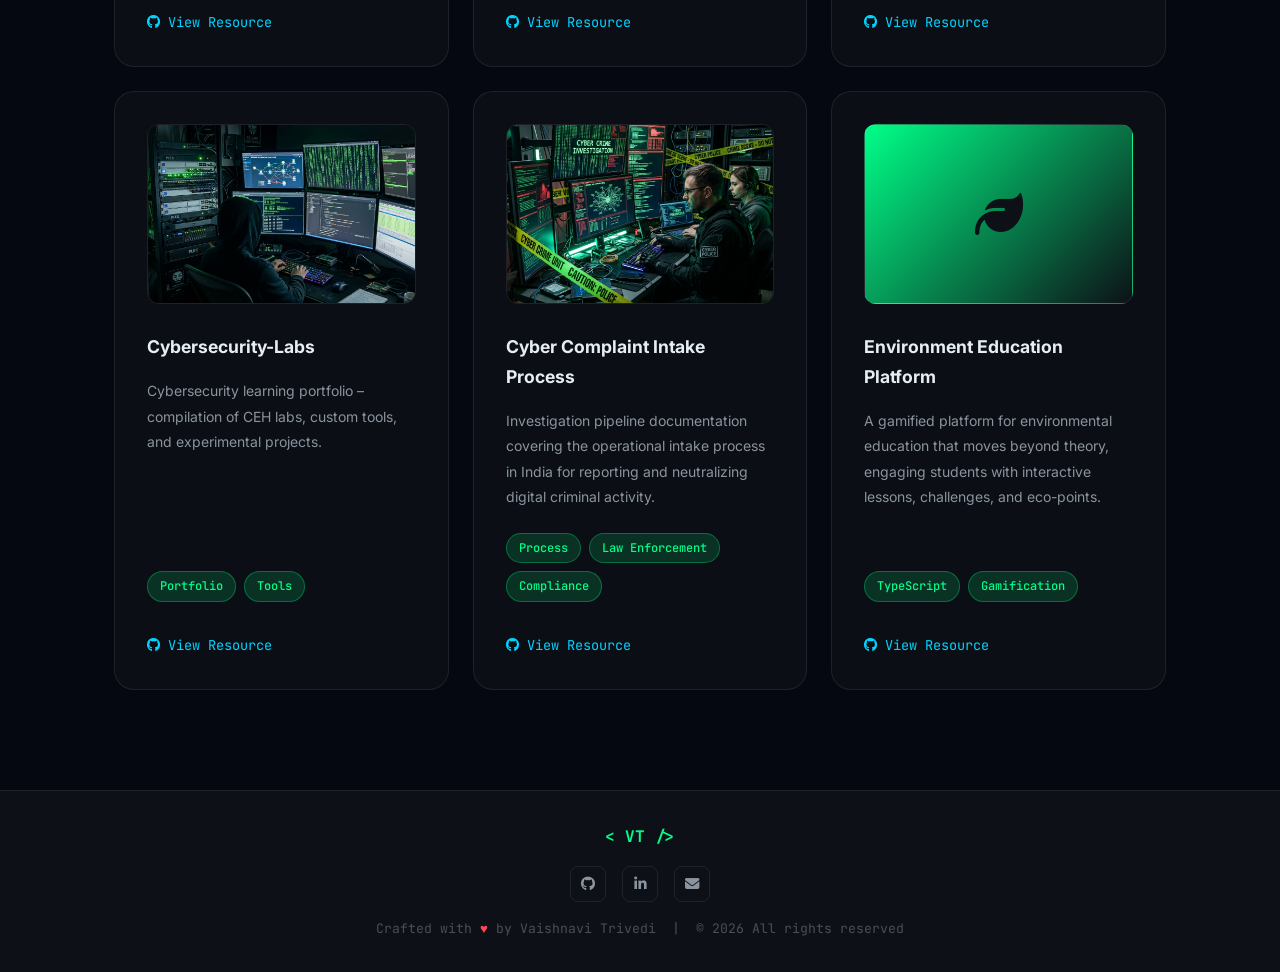
<file: projects.html>
<!DOCTYPE html>
<html lang="en">

<head>
  <meta charset="UTF-8" />
  <meta name="viewport" content="width=device-width, initial-scale=1.0" />
  <meta name="description"
    content="Vaishnavi Trivedi, Cybersecurity student and cyber forensics intern: APK malware analysis, application security, UPI fraud detection." />
  <meta name="keywords"
    content="Vaishnavi Trivedi, Cybersecurity, Ethical Hacking, CEH, Cyber Forensics, Application Security, UPI Fraud Detection, APK Malware Analysis, Portfolio, Projects" />
  <meta name="author" content="Vaishnavi Trivedi" />
  <meta property="og:title" content="Vaishnavi Trivedi | Featured & Open Source Projects" />
  <meta property="og:description"
    content="Vaishnavi Trivedi, Cybersecurity student and cyber forensics intern: APK malware analysis, application security, UPI fraud detection." />
  <meta property="og:type" content="website" />
  <meta property="og:image" content="profile.png" />
  <title>Vaishnavi Trivedi | Projects</title>
  <link rel="stylesheet" href="style.css" />
  <!-- Font Awesome for icons -->
  <link rel="stylesheet" href="https://cdnjs.cloudflare.com/ajax/libs/font-awesome/6.5.0/css/all.min.css" />
</head>

<body>
  <div id="page-transition"></div>
  <!-- Animated Cyber Background -->
  <div class="bg-vignette"></div>
  <canvas id="cyber-matrix"></canvas>

  <!-- ===== NAVBAR ===== -->
  <nav id="navbar">
    <div class="nav-container">
      <a href="index.html" class="nav-logo">
        <span>&lt;</span>VT<span>/&gt;</span>
        <span class="cursor-blink"></span>
      </a>
      <button class="hamburger" id="hamburger" aria-label="Toggle menu">
        <span></span><span></span><span></span>
      </button>
      <ul class="nav-links" id="nav-links">
        <li><a href="about.html">About</a></li>
        <li><a href="skills.html">Skills</a></li>
        <li><a href="experience.html">Experience</a></li>
        <li><a href="labs.html">Labs</a></li>
        <li><a href="projects.html" class="active">Projects</a></li>
        <li><a href="certifications.html">Certs</a></li>
        <li><a href="contact.html" class="nav-cta">Contact</a></li>
      </ul>
    </div>
  </nav>

  <!-- ===== FEATURED PROJECTS ===== -->
  <section id="featured-projects" class="section" style="padding-bottom: 30px;">
    <div class="container">
      <div class="reveal">
        <div class="section-label">Top Highlights</div>
        <h2 class="section-title">Featured Projects</h2>
        <div class="line-accent"></div>
      </div>
      <div class="projects-grid">

        <!-- Featured Project 1: WellVisit -->
        <div class="project-card reveal">
          <div class="featured-badge"><i class="fas fa-star"></i> Featured</div>
          <div class="project-icon-top"><i class="fas fa-heartbeat"></i></div>
          <div class="project-title">WellVisit</div>
          <div class="project-desc">
            Live healthcare platform; served as Security &amp; Backend Contributor in a 4-member team.<br />
            Implemented JWT auth, RBAC, OWASP Top 10 protections, and CI/CD with GitHub Actions/Vercel/Cloudflare.
          </div>
          <div class="project-tags">
            <span class="tag">Healthcare Sec</span>
            <span class="tag">JWT Auth</span>
            <span class="tag">RBAC</span>
            <span class="tag">OWASP Top 10</span>
            <span class="tag">GitHub Actions</span>
            <span class="tag">Vercel</span>
            <span class="tag">Cloudflare</span>
          </div>
          <a href="https://wellvisit.in" target="_blank" rel="noopener" class="github-link"><i class="fas fa-external-link-alt"></i> Live Platform: wellvisit.in</a>
        </div>

        <!-- Featured Project 2: PayGuard-Neural -->
        <div class="project-card reveal">
          <div class="featured-badge"><i class="fas fa-star"></i> Featured</div>
          <div class="project-icon-top"><i class="fas fa-shield-alt"></i></div>
          <div class="project-title">PayGuard-Neural</div>
          <div class="project-desc">
            Pre-transaction UPI fraud detection using Scikit-learn.<br />
            Features risk tiers (Critical/Warning/Legitimate) and SHA-256 evidence hashing.
          </div>
          <div class="project-tags">
            <span class="tag">Scikit-learn</span>
            <span class="tag">UPI Security</span>
            <span class="tag">Fraud Detection</span>
            <span class="tag">SHA-256</span>
            <span class="tag">Python</span>
          </div>
          <a href="https://github.com/Vaishnavi-07823/PayGuard-Neural" target="_blank" rel="noopener" class="github-link"><i class="fab fa-github"></i> View Repository</a>
        </div>

        <!-- Featured Project 3: TrueShield AI -->
        <div class="project-card reveal">
          <div class="featured-badge"><i class="fas fa-star"></i> Featured</div>
          <div class="project-icon-top"><i class="fas fa-phone-slash"></i></div>
          <div class="project-title">TrueShield AI</div>
          <div class="project-desc">
            Real-time scam call detection; built with React, TypeScript, Gemini API, Supabase, and Web Speech API.<br />
            Hardened against OWASP LLM Top 10 vulnerabilities.
          </div>
          <div class="project-tags">
            <span class="tag">React</span>
            <span class="tag">TypeScript</span>
            <span class="tag">Gemini API</span>
            <span class="tag">Supabase</span>
            <span class="tag">Web Speech API</span>
            <span class="tag">OWASP LLM Top 10</span>
          </div>
          <a href="https://github.com/Vaishnavi-07823/Spam-Call-Detection-System" target="_blank" rel="noopener" class="github-link"><i class="fab fa-github"></i> View Repository</a>
        </div>

      </div>
    </div>
  </section>

  <!-- ===== GITHUB REPOSITORIES ===== -->
  <section id="github-projects" class="section" style="padding-top: 30px;">
    <div class="container">
      <div class="reveal">
        <div class="section-label">Source Code</div>
        <h2 class="section-title">GitHub Repositories</h2>
        <div class="line-accent"></div>
      </div>
      <div class="projects-grid">
        
        <!-- Project 1 -->
        <div class="project-card reveal">
          <img src="project_fraud.png" alt="Cyber Fraud Investigation" class="project-card-image" />
          <div class="project-title">Cyber-Fraud-Investigation</div>
          <div class="project-desc">
            Case-based analysis of cyber fraud attack patterns, investigation workflow, and prevention methods aligned with cyber crime awareness and CEH learning.
          </div>
          <div class="project-tags">
            <span class="tag">Investigation</span>
            <span class="tag">Analysis</span>
            <span class="tag">CEH</span>
          </div>
          <a href="https://github.com/Vaishnavi-07823/Cyber-Fraud-Investigation" target="_blank" rel="noopener" class="github-link"><i class="fab fa-github"></i> View Resource</a>
        </div>

        <!-- Project 2 -->
        <div class="project-card reveal">
          <img src="project_malware.png" alt="Mobile Malware Forensics" class="project-card-image" />
          <div class="project-title">Mobile-Malware-Forensics</div>
          <div class="project-desc">
            Technical workflow for static analysis of suspicious Android applications to identify financial fraud vectors.
          </div>
          <div class="project-tags">
            <span class="tag">Mobile Sec</span>
            <span class="tag">Forensics</span>
            <span class="tag">APK Analysis</span>
          </div>
          <a href="https://github.com/Vaishnavi-07823/Mobile-Malware-Forensics-Methodology" target="_blank" rel="noopener" class="github-link"><i class="fab fa-github"></i> View Resource</a>
        </div>

        <!-- Project 3 -->
        <div class="project-card reveal">
          <img src="hacker_lab.png" alt="CEH Practice Lab" class="project-card-image" />
          <div class="project-title">CEH-Practice-Lab</div>
          <div class="project-desc">
            My CEH preparation projects and extensive procedural notes for mastering ethical hacking certifications.
          </div>
          <div class="project-tags">
            <span class="tag">CEH v13</span>
            <span class="tag">Notes</span>
            <span class="tag">Exploits</span>
          </div>
          <a href="https://github.com/Vaishnavi-07823/CEH-practice-lab" target="_blank" rel="noopener" class="github-link"><i class="fab fa-github"></i> View Resource</a>
        </div>
        
        <!-- Project 4 -->
        <div class="project-card reveal">
          <img src="hacker_lab.png" alt="Cybersecurity Labs" class="project-card-image" />
          <div class="project-title">Cybersecurity-Labs</div>
          <div class="project-desc">
            Cybersecurity learning portfolio – compilation of CEH labs, custom tools, and experimental projects.
          </div>
          <div class="project-tags">
            <span class="tag">Portfolio</span>
            <span class="tag">Tools</span>
          </div>
          <a href="https://github.com/Vaishnavi-07823/cybersecurity-labs" target="_blank" rel="noopener" class="github-link"><i class="fab fa-github"></i> View Resource</a>
        </div>

        <!-- Project 5 -->
        <div class="project-card reveal">
          <img src="cyber_crime.png" alt="Cyber Complaint Intake" class="project-card-image" />
          <div class="project-title">Cyber Complaint Intake Process</div>
          <div class="project-desc">
            Investigation pipeline documentation covering the operational intake process in India for reporting and neutralizing digital criminal activity.
          </div>
          <div class="project-tags">
            <span class="tag">Process</span>
            <span class="tag">Law Enforcement</span>
            <span class="tag">Compliance</span>
          </div>
          <a href="https://github.com/Vaishnavi-07823/Cyber-Complaint-Intake-Process-in-India" target="_blank" rel="noopener" class="github-link"><i class="fab fa-github"></i> View Resource</a>
        </div>

        <!-- Project 6: Moved to bottom as requested -->
        <div class="project-card reveal">
          <div class="project-card-image placeholder-grad" style="background: linear-gradient(135deg, #00ff88, #0d1117); display: flex; align-items:center; justify-content:center;">
             <i class="fas fa-leaf" style="font-size: 3rem; color: #0d1117;"></i>
          </div>
          <div class="project-title">Environment Education Platform</div>
          <div class="project-desc">
            A gamified platform for environmental education that moves beyond theory, engaging students with interactive lessons, challenges, and eco-points.
          </div>
          <div class="project-tags">
            <span class="tag">TypeScript</span>
            <span class="tag">Gamification</span>
          </div>
          <a href="https://github.com/Vaishnavi-07823/Environment-education-platform-" target="_blank" rel="noopener" class="github-link"><i class="fab fa-github"></i> View Resource</a>
        </div>

      </div>
    </div>
  </section>

  <!-- ===== FOOTER ===== -->
  <footer>
    <div class="container">
      <div class="footer-content">
        <div class="footer-logo">&lt; VT /&gt;</div>
        <div class="footer-social">
          <a href="https://github.com/Vaishnavi-07823" target="_blank" rel="noopener" title="GitHub"
            id="footer-github"><i class="fab fa-github"></i></a>
          <a href="https://linkedin.com/in/vaishnavi-trivedi-cyber" target="_blank" rel="noopener" title="LinkedIn"
            id="footer-linkedin"><i class="fab fa-linkedin-in"></i></a>
          <a href="mailto:vaishnavitrivedi240@gmail.com" title="Email" id="footer-email"><i
              class="fas fa-envelope"></i></a>
        </div>
        <div class="footer-text">
          Crafted with <span class="heart">♥</span> by Vaishnavi Trivedi &nbsp;|&nbsp; © 2026 All rights reserved
        </div>
      </div>
    </div>
  </footer>

  <script src="script.js"></script>
</body>

</html>
</file>
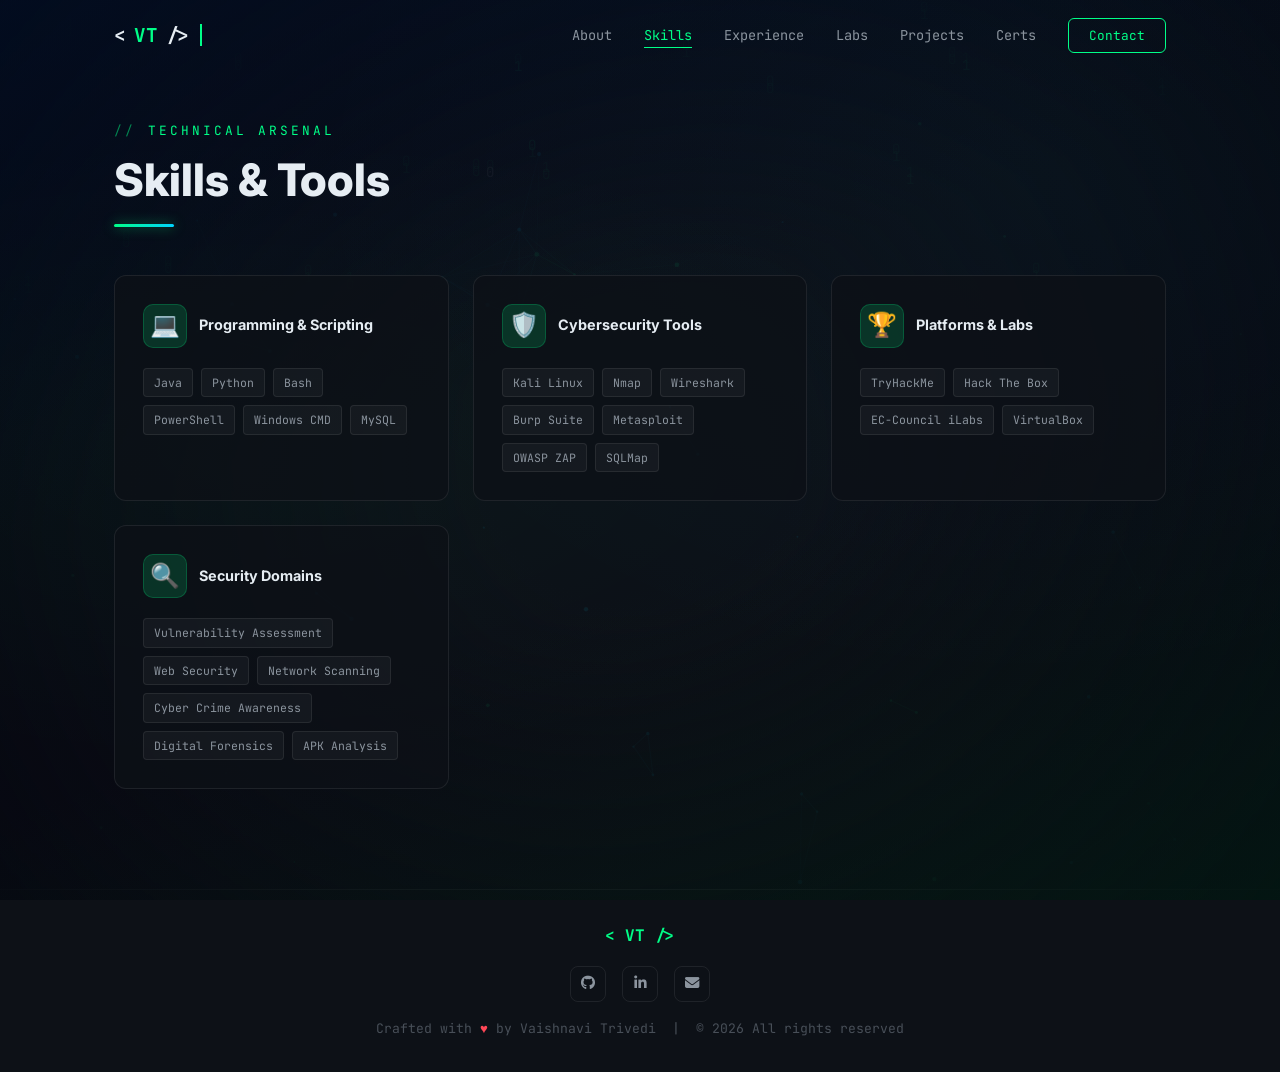
<file: skills.html>
<!DOCTYPE html>
<html lang="en">

<head>
  <meta charset="UTF-8" />
  <meta name="viewport" content="width=device-width, initial-scale=1.0" />
  <meta name="description"
    content="Vaishnavi Trivedi, Cybersecurity student and cyber forensics intern: APK malware analysis, application security, UPI fraud detection." />
  <meta name="keywords"
    content="Vaishnavi Trivedi, Cybersecurity, Ethical Hacking, CEH, Cyber Forensics, Application Security, UPI Fraud Detection, APK Malware Analysis, Portfolio, Skills" />
  <meta name="author" content="Vaishnavi Trivedi" />
  <meta property="og:title" content="Vaishnavi Trivedi | Skills & Tools" />
  <meta property="og:description"
    content="Vaishnavi Trivedi, Cybersecurity student and cyber forensics intern: APK malware analysis, application security, UPI fraud detection." />
  <meta property="og:type" content="website" />
  <meta property="og:image" content="profile.png" />
  <title>Vaishnavi Trivedi | Skills & Tools</title>
  <link rel="stylesheet" href="style.css" />
  <!-- Font Awesome for icons -->
  <link rel="stylesheet" href="https://cdnjs.cloudflare.com/ajax/libs/font-awesome/6.5.0/css/all.min.css" />
</head>

<body>
  <div id="page-transition"></div>

  <!-- Animated Cyber Background -->
  <div class="bg-vignette"></div>
  <canvas id="cyber-matrix"></canvas>

  
<!-- ===== NAVBAR ===== -->
  <nav id="navbar">
    <div class="nav-container">
      <a href="index.html" class="nav-logo">
        <span>&lt;</span>VT<span>/&gt;</span>
        <span class="cursor-blink"></span>
      </a>
      <button class="hamburger" id="hamburger" aria-label="Toggle menu">
        <span></span><span></span><span></span>
      </button>
      <ul class="nav-links" id="nav-links">
        <li><a href="about.html">About</a></li>
        <li><a href="skills.html">Skills</a></li>
        <li><a href="experience.html">Experience</a></li>
        <li><a href="labs.html">Labs</a></li>
        <li><a href="projects.html">Projects</a></li>
        <li><a href="certifications.html">Certs</a></li>
        <li><a href="contact.html" class="nav-cta">Contact</a></li>
      </ul>
    </div>
  </nav>

  <!-- ===== HERO ===== -->
<section id="skills" class="section">

    <div class="container">
      <div class="reveal">
        <div class="section-label">Technical Arsenal</div>
        <h2 class="section-title">Skills & Tools</h2>
        <div class="line-accent"></div>
      </div>
      <div class="skills-grid">
        <div class="skill-card reveal">
          <div class="skill-card-header">
            <div class="skill-icon">💻</div>
            <h3>Programming & Scripting</h3>
          </div>
          <div class="skill-tags">
            <span class="skill-tag">Java</span>
            <span class="skill-tag">Python</span>
            <span class="skill-tag">Bash</span>
            <span class="skill-tag">PowerShell</span>
            <span class="skill-tag">Windows CMD</span>
            <span class="skill-tag">MySQL</span>
          </div>
        </div>
        <div class="skill-card reveal">
          <div class="skill-card-header">
            <div class="skill-icon">🛡️</div>
            <h3>Cybersecurity Tools</h3>
          </div>
          <div class="skill-tags">
            <span class="skill-tag">Kali Linux</span>
            <span class="skill-tag">Nmap</span>
            <span class="skill-tag">Wireshark</span>
            <span class="skill-tag">Burp Suite</span>
            <span class="skill-tag">Metasploit</span>
            <span class="skill-tag">OWASP ZAP</span>
            <span class="skill-tag">SQLMap</span>
          </div>
        </div>
        <div class="skill-card reveal">
          <div class="skill-card-header">
            <div class="skill-icon">🏆</div>
            <h3>Platforms & Labs</h3>
          </div>
          <div class="skill-tags">
            <span class="skill-tag">TryHackMe</span>
            <span class="skill-tag">Hack The Box</span>
            <span class="skill-tag">EC-Council iLabs</span>
            <span class="skill-tag">VirtualBox</span>
          </div>
        </div>
        <div class="skill-card reveal">
          <div class="skill-card-header">
            <div class="skill-icon">🔍</div>
            <h3>Security Domains</h3>
          </div>
          <div class="skill-tags">
            <span class="skill-tag">Vulnerability Assessment</span>
            <span class="skill-tag">Web Security</span>
            <span class="skill-tag">Network Scanning</span>
            <span class="skill-tag">Cyber Crime Awareness</span>
            <span class="skill-tag">Digital Forensics</span>
            <span class="skill-tag">APK Analysis</span>
          </div>
        </div>
      </div>
    </div>
  
</section>
<!-- ===== FOOTER ===== -->
  <footer>
    <div class="container">
      <div class="footer-content">
        <div class="footer-logo">&lt; VT /&gt;</div>
        <div class="footer-social">
          <a href="https://github.com/Vaishnavi-07823" target="_blank" rel="noopener" title="GitHub"
            id="footer-github"><i class="fab fa-github"></i></a>
          <a href="https://linkedin.com/in/vaishnavi-trivedi-cyber" target="_blank" rel="noopener" title="LinkedIn"
            id="footer-linkedin"><i class="fab fa-linkedin-in"></i></a>
          <a href="mailto:vaishnavitrivedi240@gmail.com" title="Email" id="footer-email"><i
              class="fas fa-envelope"></i></a>
        </div>
        <div class="footer-text">
          Crafted with <span class="heart">♥</span> by Vaishnavi Trivedi &nbsp;|&nbsp; © 2026 All rights reserved
        </div>
      </div>
    </div>
  </footer>

  <!-- Scroll To Top -->
  <button id="scroll-top" aria-label="Scroll to top" title="Back to top">
    <i class="fas fa-chevron-up"></i>
  </button>

  <script src="script.js"></script>
</body>

</html>
</file>
<file: style.css>
/* ===== IMPORTS ===== */
@import url('https://fonts.googleapis.com/css2?family=Inter:wght@300;400;500;600;700;800;900&family=JetBrains+Mono:wght@400;500;700&display=swap');

/* ==== CSS VARIABLES ===== */
:root {
  --bg-primary: #060811;
  --bg-secondary: #0d1117;
  --bg-card: rgba(13, 17, 23, 0.8);
  --bg-glass: rgba(255, 255, 255, 0.03);
  --neon-green: #00ff88;
  --neon-cyan: #00d4ff;
  --neon-purple: #bd00ff;
  --accent: #00ff88;
  --accent-dim: rgba(0, 255, 136, 0.15);
  --text-primary: #e6edf3;
  --text-secondary: #8b949e;
  --text-muted: #484f58;
  --border: rgba(255, 255, 255, 0.08);
  --border-glow: rgba(0, 255, 136, 0.3);
  --font-main: 'Inter', sans-serif;
  --font-mono: 'JetBrains Mono', monospace;
  --nav-height: 70px;
  --transition: all 0.3s cubic-bezier(0.4, 0, 0.2, 1);
  --shadow-glow: 0 0 30px rgba(0, 255, 136, 0.15);
  --shadow-card: 0 8px 32px rgba(0, 0, 0, 0.5);
  --radius: 12px;
  --radius-lg: 20px;
}

/* ===== RESET & BASE ===== */
*, *::before, *::after { box-sizing: border-box; margin: 0; padding: 0; }

html { scroll-behavior: smooth; scroll-padding-top: var(--nav-height); }

body {
  font-family: var(--font-main);
  background-color: var(--bg-primary);
  color: var(--text-primary);
  line-height: 1.7;
  overflow-x: hidden;
  cursor: none;
}

/* ===== CUSTOM CURSOR ===== */
.custom-cursor {
  width: 12px;
  height: 12px;
  background: var(--neon-green);
  border-radius: 50%;
  position: fixed;
  top: -20px;
  left: -20px;
  pointer-events: none;
  z-index: 10001;
  transition: transform 0.1s ease-out, opacity 0.3s ease;
  transform: translate(-50%, -50%);
  box-shadow: 0 0 8px rgba(0, 255, 136, 0.6), 0 0 20px rgba(0, 255, 136, 0.2);
}
.custom-cursor-trail {
  width: 36px;
  height: 36px;
  border: 1.5px solid rgba(0, 255, 136, 0.35);
  border-radius: 50%;
  position: fixed;
  top: -40px;
  left: -40px;
  pointer-events: none;
  z-index: 10000;
  transition: left 0.15s ease-out, top 0.15s ease-out, width 0.3s ease, height 0.3s ease, opacity 0.3s ease;
  transform: translate(-50%, -50%);
}
.custom-cursor.hovering {
  transform: translate(-50%, -50%) scale(1.8);
  background: rgba(0, 255, 136, 0.8);
  box-shadow: 0 0 14px rgba(0, 255, 136, 0.8), 0 0 30px rgba(0, 255, 136, 0.3);
}
.custom-cursor-trail.hovering {
  width: 50px;
  height: 50px;
  border-color: rgba(0, 212, 255, 0.4);
}

/* Hide default cursor everywhere */
a, button, input, textarea, select, [role="button"] {
  cursor: none;
}

/* ===== SCROLLBAR ===== */
::-webkit-scrollbar { width: 6px; }
::-webkit-scrollbar-track { background: var(--bg-secondary); }
::-webkit-scrollbar-thumb { background: var(--neon-green); border-radius: 3px; }

/* ===== PAGE TRANSITION OVERLAY ===== */
#page-transition {
  position: fixed;
  inset: 0;
  background: var(--bg-primary);
  z-index: 9999;
  opacity: 0;
  visibility: hidden;
  transition: opacity 0.4s ease, visibility 0.4s ease;
  pointer-events: none;
}
#page-transition.active {
  opacity: 1;
  visibility: visible;
}

/* ===== SELECTION ===== */
::selection { background: var(--accent-dim); color: var(--neon-green); }

/* ===== ANIMATED BG ===== */
.bg-vignette {
  position: fixed;
  inset: 0;
  background: 
    linear-gradient(160deg, rgba(0, 15, 40, 0.6) 0%, transparent 40%),
    linear-gradient(340deg, rgba(0, 40, 20, 0.4) 0%, transparent 40%),
    radial-gradient(ellipse at 20% 50%, rgba(0, 255, 136, 0.04) 0%, transparent 50%),
    radial-gradient(ellipse at 80% 20%, rgba(0, 212, 255, 0.04) 0%, transparent 50%),
    radial-gradient(circle at center, transparent 20%, rgba(6, 8, 17, 0.9) 100%);
  z-index: 1;
  pointer-events: none;
}

.bg-crime-scene {
  position: fixed;
  inset: 0;
  background: linear-gradient(to bottom, rgba(6,8,17,0.7), rgba(6,8,17,0.95)), url('cyber_crime.png') center/cover no-repeat;
  z-index: 1;
  pointer-events: none;
}

/* ===== CYBER MATRIX ===== */
#cyber-matrix {
  position: fixed;
  inset: 0;
  z-index: 0;
  pointer-events: none;
  opacity: 0.1;
}

/* ===== UTILITY ===== */
.container { max-width: 1100px; margin: 0 auto; padding: 0 24px; position: relative; z-index: 2; }
.section { padding: 120px 0 100px 0; min-height: calc(100vh - var(--nav-height) - 100px); }
.highlight { color: var(--neon-green); }
.tag {
  display: inline-block;
  padding: 4px 12px;
  background: var(--accent-dim);
  color: var(--neon-green);
  border: 1px solid rgba(0, 255, 136, 0.3);
  border-radius: 20px;
  font-family: var(--font-mono);
  font-size: 0.75rem;
  font-weight: 500;
}

.section-label {
  font-family: var(--font-mono);
  font-size: 0.8rem;
  color: var(--neon-green);
  letter-spacing: 3px;
  text-transform: uppercase;
  display: flex;
  align-items: center;
  gap: 12px;
  margin-bottom: 12px;
}
.section-label::before {
  content: '//';
  opacity: 0.5;
}

.section-title {
  font-size: clamp(1.8rem, 4vw, 2.8rem);
  font-weight: 800;
  color: var(--text-primary);
  line-height: 1.2;
  margin-bottom: 16px;
}

.line-accent {
  width: 60px;
  height: 3px;
  background: linear-gradient(90deg, var(--neon-green), var(--neon-cyan));
  border-radius: 2px;
  margin-bottom: 48px;
  box-shadow: 0 0 12px rgba(0, 255, 136, 0.5);
}

/* ===== NAVBAR ===== */
#navbar {
  position: fixed;
  top: 0; left: 0; right: 0;
  height: var(--nav-height);
  z-index: 1000;
  transition: var(--transition);
}
#navbar.scrolled {
  background: rgba(6, 8, 17, 0.95);
  backdrop-filter: blur(20px);
  border-bottom: 1px solid var(--border);
  box-shadow: 0 4px 30px rgba(0, 0, 0, 0.5);
}
.nav-container {
  max-width: 1100px;
  margin: 0 auto;
  padding: 0 24px;
  height: 100%;
  display: flex;
  align-items: center;
  justify-content: space-between;
}
.nav-logo {
  font-family: var(--font-mono);
  font-size: 1.2rem;
  font-weight: 700;
  color: var(--neon-green);
  text-decoration: none;
  display: flex;
  align-items: center;
  gap: 8px;
}
.nav-logo span { color: var(--text-primary); }
.nav-logo .cursor-blink {
  display: inline-block;
  width: 2px;
  height: 1.1em;
  background: var(--neon-green);
  margin-left: 2px;
  animation: blink 1s step-end infinite;
  vertical-align: middle;
}

.nav-links {
  display: flex;
  align-items: center;
  gap: 32px;
  list-style: none;
}
.nav-links a {
  font-family: var(--font-mono);
  font-size: 0.85rem;
  color: var(--text-secondary);
  text-decoration: none;
  transition: var(--transition);
  position: relative;
}
.nav-links a::before {
  content: '';
  position: absolute;
  bottom: -4px;
  left: 0; right: 0;
  height: 1px;
  background: var(--neon-green);
  transform: scaleX(0);
  transition: var(--transition);
}
.nav-links a:hover, .nav-links a.active {
  color: var(--neon-green);
}
.nav-links a:hover::before, .nav-links a.active::before {
  transform: scaleX(1);
}
.nav-cta {
  font-family: var(--font-mono) !important;
  font-size: 0.8rem !important;
  padding: 8px 20px;
  background: transparent;
  border: 1px solid var(--neon-green);
  color: var(--neon-green) !important;
  border-radius: 6px;
  cursor: pointer;
  transition: var(--transition) !important;
}
.nav-cta:hover {
  background: var(--accent-dim) !important;
  box-shadow: 0 0 20px rgba(0, 255, 136, 0.2) !important;
}
.nav-cta::before { display: none !important; }

.hamburger {
  display: none;
  flex-direction: column;
  gap: 5px;
  cursor: pointer;
  padding: 8px;
  background: none;
  border: none;
}
.hamburger span {
  display: block;
  width: 22px;
  height: 2px;
  background: var(--neon-green);
  border-radius: 2px;
  transition: var(--transition);
}
.hamburger.active span:nth-child(1) { transform: translateY(7px) rotate(45deg); }
.hamburger.active span:nth-child(2) { opacity: 0; }
.hamburger.active span:nth-child(3) { transform: translateY(-7px) rotate(-45deg); }

/* ===== HERO CENTERED LAYOUT ===== */
#hero.hero-centered {
  min-height: 100vh;
  display: flex;
  align-items: center;
  justify-content: center;
  position: relative;
  overflow: hidden;
  padding-top: calc(var(--nav-height) + 40px);
  padding-bottom: 60px;
}

.hero-content-centered {
  display: flex;
  flex-direction: column;
  align-items: center;
  text-align: center;
  max-width: 800px;
  margin: 0 auto;
}

.hero-text-centered {
  display: flex;
  flex-direction: column;
  align-items: center;
}

/* Staggered Hero Reveal */
.hero-reveal {
  opacity: 0;
  transform: translateY(24px);
  animation: heroSlideUp 0.7s ease-in-out forwards;
  animation-delay: var(--delay, 0s);
}

@keyframes heroSlideUp {
  to {
    opacity: 1;
    transform: translateY(0);
  }
}

/* Terminal Init Line */
.hero-init-line {
  font-family: var(--font-mono);
  font-size: 0.85rem;
  color: var(--neon-green);
  margin-bottom: 32px;
  padding: 12px 24px;
  background: rgba(0, 255, 136, 0.04);
  border: 1px solid rgba(0, 255, 136, 0.12);
  border-radius: 8px;
  display: inline-flex;
  align-items: center;
  gap: 10px;
  opacity: 0;
  animation: heroSlideUp 0.6s ease-in-out forwards;
  animation-delay: 0.1s;
}
.init-prompt {
  color: var(--neon-cyan);
  opacity: 0.7;
}
.init-text {
  color: var(--neon-green);
}
.init-cursor {
  color: var(--neon-green);
  animation: blink 0.8s step-end infinite;
  font-size: 0.9em;
}

.hero-eyebrow {
  font-family: var(--font-mono);
  font-size: 0.9rem;
  color: var(--neon-green);
  letter-spacing: 2px;
  margin-bottom: 16px;
  display: flex;
  align-items: center;
  gap: 12px;
}
.hero-eyebrow::before { content: '>'; opacity: 0.6; }
.hero-eyebrow::after { content: '<'; opacity: 0.6; }

.hero-name {
  font-size: clamp(2.5rem, 6vw, 4.5rem);
  font-weight: 900;
  line-height: 1.1;
  margin-bottom: 16px;
  background: linear-gradient(135deg, var(--text-primary) 0%, var(--neon-green) 50%, var(--neon-cyan) 100%);
  background-size: 200% auto;
  -webkit-background-clip: text;
  -webkit-text-fill-color: transparent;
  background-clip: text;
  animation: heroSlideUp 0.7s ease-in-out forwards, nameShimmer 4s ease-in-out infinite;
  animation-delay: 0.5s, 2s;
  opacity: 0;
}

.hero-headline {
  font-family: var(--font-mono);
  font-size: clamp(1.05rem, 2.5vw, 1.4rem);
  font-weight: 600;
  color: var(--neon-cyan);
  margin-bottom: 14px;
  letter-spacing: 0.5px;
  text-shadow: 0 0 15px rgba(0, 212, 255, 0.3);
}

@keyframes nameShimmer {
  0%, 100% { background-position: 0% center; }
  50% { background-position: 100% center; }
}

.hero-typing-container {
  font-family: var(--font-mono);
  font-size: clamp(1.1rem, 2.5vw, 1.5rem);
  font-weight: 500;
  color: var(--neon-cyan);
  min-height: 2em;
  margin-bottom: 24px;
  display: flex;
  align-items: center;
  justify-content: center;
  gap: 4px;
}
#typing-text { display: inline; }
.cursor {
  display: inline-block;
  width: 3px;
  height: 1.2em;
  background: var(--neon-cyan);
  border-radius: 1px;
  animation: blink 0.8s step-end infinite;
  flex-shrink: 0;
}

.hero-desc-centered {
  font-size: 1.05rem;
  color: var(--text-secondary);
  max-width: 600px;
  margin-bottom: 40px;
  line-height: 1.8;
}

.hero-btns-centered {
  display: flex;
  gap: 16px;
  flex-wrap: wrap;
  justify-content: center;
  margin-bottom: 48px;
}

.btn {
  padding: 14px 28px;
  border-radius: 8px;
  font-family: var(--font-mono);
  font-size: 0.875rem;
  font-weight: 600;
  cursor: none;
  text-decoration: none;
  display: inline-flex;
  align-items: center;
  gap: 8px;
  transition: all 0.3s ease-in-out;
  position: relative;
  overflow: hidden;
}
.btn::before {
  content: '';
  position: absolute;
  inset: 0;
  background: linear-gradient(45deg, transparent, rgba(255,255,255,0.05), transparent);
  transform: translateX(-100%);
  transition: transform 0.5s ease;
}
.btn:hover::before { transform: translateX(100%); }

.btn-primary {
  background: linear-gradient(135deg, var(--neon-green) 0%, #00cc6e 100%);
  color: var(--bg-primary);
  border: none;
  box-shadow: 0 0 20px rgba(0, 255, 136, 0.2);
}
.btn-primary:hover {
  transform: translateY(-3px) scale(1.03);
  box-shadow: 0 0 40px rgba(0, 255, 136, 0.45), 0 0 80px rgba(0, 255, 136, 0.15);
}

.btn-outline {
  background: transparent;
  color: var(--neon-green);
  border: 1px solid rgba(0, 255, 136, 0.35);
}
.btn-outline:hover {
  background: rgba(0, 255, 136, 0.08);
  border-color: var(--neon-green);
  transform: translateY(-3px) scale(1.03);
  box-shadow: 0 0 25px rgba(0, 255, 136, 0.2), 0 0 60px rgba(0, 255, 136, 0.08);
}

.hero-stats-centered {
  display: flex;
  gap: 32px;
  flex-wrap: wrap;
  justify-content: center;
  border-top: 1px solid var(--border);
  padding-top: 32px;
  width: 100%;
}
.stat-item {
  text-align: center;
  padding: 16px 20px;
  border-radius: 10px;
  border: 1px solid transparent;
  transition: all 0.3s ease-in-out;
}
.stat-item:hover {
  border-color: rgba(0, 255, 136, 0.15);
  background: rgba(0, 255, 136, 0.04);
  transform: translateY(-4px);
  box-shadow: 0 8px 24px rgba(0, 0, 0, 0.3);
}
.stat-number {
  font-size: 2rem;
  font-weight: 900;
  color: var(--neon-green);
  font-family: var(--font-mono);
  line-height: 1;
}
.stat-label {
  font-size: 0.75rem;
  color: var(--text-muted);
  text-transform: uppercase;
  letter-spacing: 1px;
  margin-top: 6px;
}

.hero-image-wrap-centered {
  display: flex;
  justify-content: center;
  position: relative;
}

.hero-image-ring-centered {
  position: relative;
  width: 200px;
  height: 200px;
}

.hero-image-ring-centered::before {
  content: '';
  position: absolute;
  inset: -4px;
  border-radius: 50%;
  background: conic-gradient(from 0deg, var(--neon-green), var(--neon-cyan), var(--neon-purple), var(--neon-green));
  animation: spin 4s linear infinite;
}

.hero-image-ring-centered::after {
  content: '';
  position: absolute;
  inset: -2px;
  border-radius: 50%;
  background: var(--bg-primary);
}

.hero-img-centered {
  position: absolute;
  inset: 5px;
  border-radius: 50%;
  object-fit: cover;
  z-index: 1;
  background-color: var(--bg-secondary);
  border: 2px solid var(--border-glow);
}

.hero-badge {
  position: absolute;
  bottom: -15px;
  right: -30px;
  background: rgba(13, 17, 23, 0.9);
  border: 1px solid var(--border-glow);
  border-radius: 40px;
  padding: 8px 14px;
  display: flex;
  align-items: center;
  gap: 8px;
  font-family: var(--font-mono);
  font-size: 0.7rem;
  color: var(--neon-green);
  backdrop-filter: blur(10px);
  z-index: 2;
  animation: float 3s ease-in-out infinite;
  white-space: nowrap;
}
.hero-badge .dot {
  width: 8px; height: 8px;
  background: var(--neon-green);
  border-radius: 50%;
  animation: pulse 1.5s ease-in-out infinite;
}

/* ===== ABOUT ===== */
#about { background: transparent; }

.about-grid {
  display: grid;
  grid-template-columns: 1fr 1fr;
  gap: 64px;
  align-items: center;
}

.about-text p {
  color: var(--text-secondary);
  margin-bottom: 20px;
  line-height: 1.9;
  font-size: 0.975rem;
}

.about-highlights {
  display: grid;
  grid-template-columns: 1fr 1fr;
  gap: 12px;
  margin-top: 32px;
}

.highlight-item {
  display: flex;
  align-items: center;
  gap: 10px;
  font-family: var(--font-mono);
  font-size: 0.8rem;
  color: var(--text-secondary);
}
.highlight-item .icon {
  color: var(--neon-green);
  font-size: 0.9rem;
}

.about-card {
  background: var(--bg-glass);
  border: 1px solid var(--border);
  border-radius: var(--radius-lg);
  padding: 32px;
  position: relative;
  overflow: hidden;
  backdrop-filter: blur(10px);
}
.about-card::before {
  content: '';
  position: absolute;
  top: 0; left: 0; right: 0;
  height: 2px;
  background: linear-gradient(90deg, var(--neon-green), var(--neon-cyan));
}

.about-card h3 {
  font-size: 1rem;
  font-weight: 700;
  color: var(--neon-green);
  font-family: var(--font-mono);
  margin-bottom: 24px;
  display: flex;
  align-items: center;
  gap: 8px;
}

.edu-item {
  margin-bottom: 24px;
  padding-bottom: 24px;
  border-bottom: 1px solid var(--border);
  position: relative;
  padding-left: 16px;
}
.edu-item::before {
  content: '';
  position: absolute;
  left: 0; top: 6px;
  width: 4px; height: 4px;
  background: var(--neon-green);
  border-radius: 50%;
  box-shadow: 0 0 8px var(--neon-green);
}
.edu-item:last-child { margin-bottom: 0; padding-bottom: 0; border-bottom: none; }
.edu-degree { font-weight: 700; font-size: 0.9rem; color: var(--text-primary); }
.edu-school { font-size: 0.85rem; color: var(--neon-cyan); margin: 4px 0; }
.edu-year { font-family: var(--font-mono); font-size: 0.75rem; color: var(--text-muted); }

/* ===== SKILLS ===== */
#skills { background: var(--bg-glass); }

.skills-grid {
  display: grid;
  grid-template-columns: repeat(auto-fit, minmax(280px, 1fr));
  gap: 24px;
}

.skill-card {
  background: var(--bg-card);
  border: 1px solid var(--border);
  border-radius: var(--radius);
  padding: 28px;
  position: relative;
  overflow: hidden;
  transition: var(--transition);
  cursor: default;
}
.skill-card::before {
  content: '';
  position: absolute;
  inset: 0;
  background: linear-gradient(135deg, var(--accent-dim), transparent);
  opacity: 0;
  transition: var(--transition);
}
.skill-card:hover {
  border-color: var(--border-glow);
  transform: translateY(-4px);
  box-shadow: var(--shadow-glow);
}
.skill-card:hover::before { opacity: 1; }

.skill-card-header {
  display: flex;
  align-items: center;
  gap: 12px;
  margin-bottom: 20px;
}
.skill-icon {
  font-size: 1.5rem;
  width: 44px; height: 44px;
  display: flex; align-items: center; justify-content: center;
  background: var(--accent-dim);
  border: 1px solid rgba(0, 255, 136, 0.2);
  border-radius: 10px;
}
.skill-card-header h3 {
  font-size: 0.9rem;
  font-weight: 700;
  color: var(--text-primary);
}

.skill-tags {
  display: flex;
  flex-wrap: wrap;
  gap: 8px;
}
.skill-tag {
  font-family: var(--font-mono);
  font-size: 0.72rem;
  padding: 4px 10px;
  background: rgba(255,255,255,0.04);
  border: 1px solid var(--border);
  border-radius: 4px;
  color: var(--text-secondary);
  transition: var(--transition);
}
.skill-card:hover .skill-tag {
  border-color: rgba(0, 255, 136, 0.2);
  color: var(--text-primary);
}

/* ===== EXPERIENCE ===== */
#experience { background: transparent; }

.timeline {
  position: relative;
  padding-left: 40px;
}
.timeline::before {
  content: '';
  position: absolute;
  left: 0; top: 0; bottom: 0;
  width: 2px;
  background: linear-gradient(to bottom, var(--neon-green), var(--neon-cyan), transparent);
}

.timeline-item {
  position: relative;
  margin-bottom: 48px;
  animation: fadeInLeft 0.6s ease forwards;
  opacity: 0;
}
.timeline-item.visible { opacity: 1; }
.timeline-item:last-child { margin-bottom: 0; }

.timeline-dot {
  position: absolute;
  left: -47px;
  top: 6px;
  width: 14px; height: 14px;
  background: var(--neon-green);
  border-radius: 50%;
  box-shadow: 0 0 16px rgba(0, 255, 136, 0.6);
  border: 2px solid var(--bg-primary);
}

.timeline-card {
  background: var(--bg-glass);
  border: 1px solid var(--border);
  border-radius: var(--radius);
  padding: 28px;
  transition: var(--transition);
  backdrop-filter: blur(10px);
  position: relative;
  overflow: hidden;
}
.timeline-card::before {
  content: '';
  position: absolute;
  top: 0; left: 0; right: 0;
  height: 2px;
  background: linear-gradient(90deg, var(--neon-green), transparent);
}
.timeline-card:hover {
  border-color: var(--border-glow);
  box-shadow: var(--shadow-glow);
}

.timeline-header {
  display: flex;
  justify-content: space-between;
  align-items: flex-start;
  flex-wrap: wrap;
  gap: 12px;
  margin-bottom: 16px;
}
.timeline-title { font-size: 1.05rem; font-weight: 700; color: var(--text-primary); }
.timeline-date {
  font-family: var(--font-mono);
  font-size: 0.75rem;
  color: var(--neon-green);
  background: var(--accent-dim);
  padding: 4px 10px;
  border-radius: 4px;
}
.company-wrap {
  display: flex;
  align-items: center;
  gap: 16px;
  margin-bottom: 16px;
}
.experience-logo {
  width: 50px;
  height: 50px;
  border-radius: 8px;
  object-fit: cover;
  border: 1px solid var(--border-glow);
  box-shadow: 0 0 10px rgba(0,255,136,0.2);
}
.timeline-company { font-size: 0.875rem; color: var(--neon-cyan); }

.timeline-list {
  list-style: none;
  display: flex;
  flex-direction: column;
  gap: 8px;
}
.timeline-list li {
  display: flex;
  gap: 10px;
  font-size: 0.875rem;
  color: var(--text-secondary);
  line-height: 1.7;
}
.timeline-list li::before {
  content: '▸';
  color: var(--neon-green);
  flex-shrink: 0;
  margin-top: 1px;
}

/* ===== LAB / PROJECTS ===== */
#projects { background: var(--bg-glass); }

.projects-grid {
  display: grid;
  grid-template-columns: repeat(auto-fit, minmax(320px, 1fr));
  gap: 24px;
}

.project-card {
  background: var(--bg-card);
  border: 1px solid var(--border);
  border-radius: var(--radius-lg);
  padding: 32px;
  position: relative;
  overflow: hidden;
  transition: var(--transition);
  display: flex;
  flex-direction: column;
  height: 100%;
  gap: 16px;
}
.project-card::after {
  content: '';
  position: absolute;
  bottom: 0; left: 0; right: 0;
  height: 3px;
  background: linear-gradient(90deg, var(--neon-green), var(--neon-cyan));
  transform: scaleX(0);
  transform-origin: left;
  transition: var(--transition);
}
.project-card:hover {
  border-color: var(--border-glow);
  transform: translateY(-6px);
  box-shadow: var(--shadow-card), var(--shadow-glow);
}
.project-card:hover::after { transform: scaleX(1); }

.project-card-image {
  width: 100%;
  height: 180px;
  object-fit: cover;
  border-radius: var(--radius);
  margin-bottom: 12px;
  border: 1px solid var(--border);
}

.project-icon {
  font-size: 2rem;
  width: 56px; height: 56px;
  display: flex; align-items: center; justify-content: center;
  background: var(--accent-dim);
  border: 1px solid rgba(0, 255, 136, 0.2);
  border-radius: 12px;
}

.featured-badge {
  display: inline-flex;
  align-items: center;
  gap: 6px;
  font-family: var(--font-mono);
  font-size: 0.72rem;
  font-weight: 700;
  color: var(--neon-green);
  background: rgba(0, 255, 136, 0.12);
  border: 1px solid rgba(0, 255, 136, 0.4);
  padding: 4px 12px;
  border-radius: 20px;
  width: fit-content;
  text-transform: uppercase;
  letter-spacing: 1px;
  box-shadow: 0 0 12px rgba(0, 255, 136, 0.15);
  margin-bottom: 6px;
}

.project-icon-top {
  font-size: 2.2rem;
  color: var(--neon-cyan);
  margin-bottom: 8px;
}
.project-title { font-size: 1.1rem; font-weight: 700; color: var(--text-primary); }
.project-desc { font-size: 0.875rem; color: var(--text-secondary); line-height: 1.8; flex-grow: 1; margin-bottom: 8px;}
.project-tags { display: flex; flex-wrap: wrap; gap: 8px; margin-top: auto;}

.github-link {
  display: inline-flex;
  align-items: center;
  gap: 8px;
  margin-top: 16px;
  color: var(--neon-cyan);
  font-family: var(--font-mono);
  font-size: 0.85rem;
  text-decoration: none;
  transition: var(--transition);
}
.github-link:hover {
  color: var(--neon-green);
  text-shadow: 0 0 10px rgba(0,255,136,0.3);
}

/* ===== CERTIFICATIONS ===== */
#certifications { background: transparent; }

.certs-grid {
  display: grid;
  grid-template-columns: repeat(auto-fit, minmax(260px, 1fr));
  gap: 20px;
}

.cert-card {
  background: var(--bg-glass);
  border: 1px solid var(--border);
  border-radius: var(--radius);
  padding: 24px;
  display: flex;
  align-items: flex-start;
  gap: 16px;
  transition: var(--transition);
  backdrop-filter: blur(10px);
}
.cert-card:hover {
  border-color: var(--border-glow);
  transform: translateY(-3px);
  box-shadow: var(--shadow-glow);
}
.cert-icon {
  font-size: 1.8rem;
  flex-shrink: 0;
  width: 48px; height: 48px;
  display: flex; align-items: center; justify-content: center;
  background: var(--accent-dim);
  border-radius: 10px;
}
.cert-name { font-size: 0.9rem; font-weight: 700; color: var(--text-primary); margin-bottom: 4px; }
.cert-issuer { font-size: 0.78rem; color: var(--neon-cyan); font-family: var(--font-mono); }
.cert-status {
  font-size: 0.72rem;
  margin-top: 8px;
  padding: 2px 8px;
  border-radius: 20px;
  display: inline-block;
  font-family: var(--font-mono);
}
.cert-status.completed { background: rgba(0, 255, 136, 0.1); color: var(--neon-green); border: 1px solid rgba(0,255,136,0.3); }
.cert-status.scheduled { background: rgba(0, 212, 255, 0.1); color: var(--neon-cyan); border: 1px solid rgba(0,212,255,0.3); }

/* ===== CONTACT ===== */
#contact { background: var(--bg-glass); }

.contact-grid {
  display: grid;
  grid-template-columns: 1fr 1fr;
  gap: 64px;
  align-items: start;
}

.contact-info-title {
  font-size: 1.3rem;
  font-weight: 700;
  color: var(--text-primary);
  margin-bottom: 12px;
}
.contact-info-desc {
  color: var(--text-secondary);
  font-size: 0.9rem;
  line-height: 1.8;
  margin-bottom: 36px;
}

.contact-links { display: flex; flex-direction: column; gap: 16px; }
.contact-link {
  display: flex;
  align-items: center;
  gap: 16px;
  padding: 16px 20px;
  background: var(--bg-card);
  border: 1px solid var(--border);
  border-radius: var(--radius);
  text-decoration: none;
  transition: var(--transition);
}
.contact-link:hover {
  border-color: var(--border-glow);
  transform: translateX(4px);
  box-shadow: var(--shadow-glow);
}
.contact-link-icon {
  width: 40px; height: 40px;
  display: flex; align-items: center; justify-content: center;
  font-size: 1.1rem;
  background: var(--accent-dim);
  border-radius: 8px;
  flex-shrink: 0;
}
.contact-link-text { font-size: 0.85rem; color: var(--text-secondary); }
.contact-link-label { display: block; font-size: 0.75rem; color: var(--text-muted); font-family: var(--font-mono); margin-bottom: 2px; }
.contact-link:hover .contact-link-text { color: var(--neon-green); }

/* Contact Form */
.contact-form { display: flex; flex-direction: column; gap: 20px; }

.form-group { display: flex; flex-direction: column; gap: 8px; }
.form-group label {
  font-family: var(--font-mono);
  font-size: 0.78rem;
  color: var(--neon-green);
  letter-spacing: 1px;
}
.form-group input, .form-group textarea {
  background: rgba(255,255,255,0.03);
  border: 1px solid var(--border);
  border-radius: 8px;
  padding: 12px 16px;
  color: var(--text-primary);
  font-family: var(--font-main);
  font-size: 0.9rem;
  transition: var(--transition);
  resize: none;
  outline: none;
}
.form-group input:focus, .form-group textarea:focus {
  border-color: var(--neon-green);
  background: rgba(0, 255, 136, 0.03);
  box-shadow: 0 0 0 3px rgba(0, 255, 136, 0.08);
}
.form-group input::placeholder, .form-group textarea::placeholder { color: var(--text-muted); }

.btn-submit {
  width: 100%;
  justify-content: center;
  font-size: 0.9rem;
  padding: 16px;
}

/* ===== FOOTER ===== */
footer {
  background: var(--bg-secondary);
  border-top: 1px solid var(--border);
  padding: 32px 0;
  text-align: center;
}
.footer-content {
  display: flex;
  flex-direction: column;
  align-items: center;
  gap: 16px;
}
.footer-logo {
  font-family: var(--font-mono);
  font-size: 1rem;
  color: var(--neon-green);
  font-weight: 700;
}
.footer-text {
  font-size: 0.82rem;
  color: var(--text-muted);
  font-family: var(--font-mono);
}
.footer-text .heart { color: #ff4757; }
.footer-social {
  display: flex;
  gap: 16px;
}
.footer-social a {
  width: 36px; height: 36px;
  display: flex; align-items: center; justify-content: center;
  border: 1px solid var(--border);
  border-radius: 8px;
  color: var(--text-secondary);
  text-decoration: none;
  font-size: 0.9rem;
  transition: var(--transition);
}
.footer-social a:hover {
  border-color: var(--neon-green);
  color: var(--neon-green);
  box-shadow: 0 0 12px rgba(0, 255, 136, 0.2);
}

/* ===== SCROLL TO TOP ===== */
#scroll-top {
  position: fixed;
  bottom: 32px;
  right: 32px;
  width: 44px; height: 44px;
  background: var(--accent-dim);
  border: 1px solid var(--border-glow);
  border-radius: 10px;
  color: var(--neon-green);
  font-size: 1.1rem;
  cursor: pointer;
  display: flex; align-items: center; justify-content: center;
  transition: var(--transition);
  opacity: 0;
  transform: translateY(16px);
  pointer-events: none;
  z-index: 999;
}
#scroll-top.visible {
  opacity: 1;
  transform: translateY(0);
  pointer-events: all;
}
#scroll-top:hover {
  background: var(--neon-green);
  color: var(--bg-primary);
  box-shadow: var(--shadow-glow);
}

/* ===== ANIMATIONS ===== */
@keyframes blink {
  0%, 100% { opacity: 1; }
  50% { opacity: 0; }
}
@keyframes spin {
  from { transform: rotate(0deg); }
  to { transform: rotate(360deg); }
}
@keyframes float {
  0%, 100% { transform: translateY(0); }
  50% { transform: translateY(-8px); }
}
@keyframes pulse {
  0%, 100% { box-shadow: 0 0 0 0 rgba(0, 255, 136, 0.4); }
  50% { box-shadow: 0 0 0 8px rgba(0, 255, 136, 0); }
}
@keyframes fadeInLeft {
  from { opacity: 0; transform: translateX(-30px); }
  to { opacity: 1; transform: translateX(0); }
}
@keyframes fadeInRight {
  from { opacity: 0; transform: translateX(30px); }
  to { opacity: 1; transform: translateX(0); }
}
@keyframes fadeInUp {
  from { opacity: 0; transform: translateY(30px); }
  to { opacity: 1; transform: translateY(0); }
}
@keyframes fadeInDown {
  from { opacity: 0; transform: translateY(-20px); }
  to { opacity: 1; transform: translateY(0); }
}

.reveal {
  opacity: 0;
  transform: translateY(30px);
  transition: opacity 0.7s ease-in-out, transform 0.7s ease-in-out;
}
.reveal.visible {
  opacity: 1;
  transform: translateY(0);
}

/* ===== MOBILE: Disable custom cursor ===== */
@media (hover: none), (pointer: coarse) {
  .custom-cursor, .custom-cursor-trail { display: none !important; }
  body, a, button, input, textarea, select, .btn { cursor: auto !important; }
}

/* ===== MOBILE NAV ===== */
@media (max-width: 768px) {
  .hamburger { display: flex; }
  .nav-links {
    position: fixed;
    top: var(--nav-height);
    left: 0; right: 0;
    background: rgba(6, 8, 17, 0.98);
    backdrop-filter: blur(20px);
    flex-direction: column;
    padding: 32px 24px;
    gap: 24px;
    border-bottom: 1px solid var(--border);
    transform: translateY(-100%);
    opacity: 0;
    transition: var(--transition);
    pointer-events: none;
  }
  .nav-links.open {
    transform: translateY(0);
    opacity: 1;
    pointer-events: all;
  }
  .nav-links li { width: 100%; }
  .nav-links a { font-size: 1rem; display: block; }

  .hero-content { grid-template-columns: 1fr; gap: 48px; text-align: center; }
  .hero-image-wrap { order: -1; }
  .hero-image-ring { width: 240px; height: 240px; }
  .hero-btns { justify-content: center; }
  .hero-eyebrow { justify-content: center; }
  .hero-desc { margin: 0 auto 40px; }
  .hero-stats { justify-content: center; }

  .about-grid, .contact-grid { grid-template-columns: 1fr; gap: 40px; }
  .about-highlights { grid-template-columns: 1fr; }
  .hero-badge { right: -8px; }
  .timeline { padding-left: 28px; }
  .timeline-dot { left: -35px; }
  .section-title { font-size: 1.8rem; }
}

@media (max-width: 480px) {
  .hero-image-ring { width: 200px; height: 200px; }
  .projects-grid, .certs-grid { grid-template-columns: 1fr; }
  .skills-grid { grid-template-columns: 1fr; }
  #scroll-top { bottom: 20px; right: 20px; }
}
</file>
